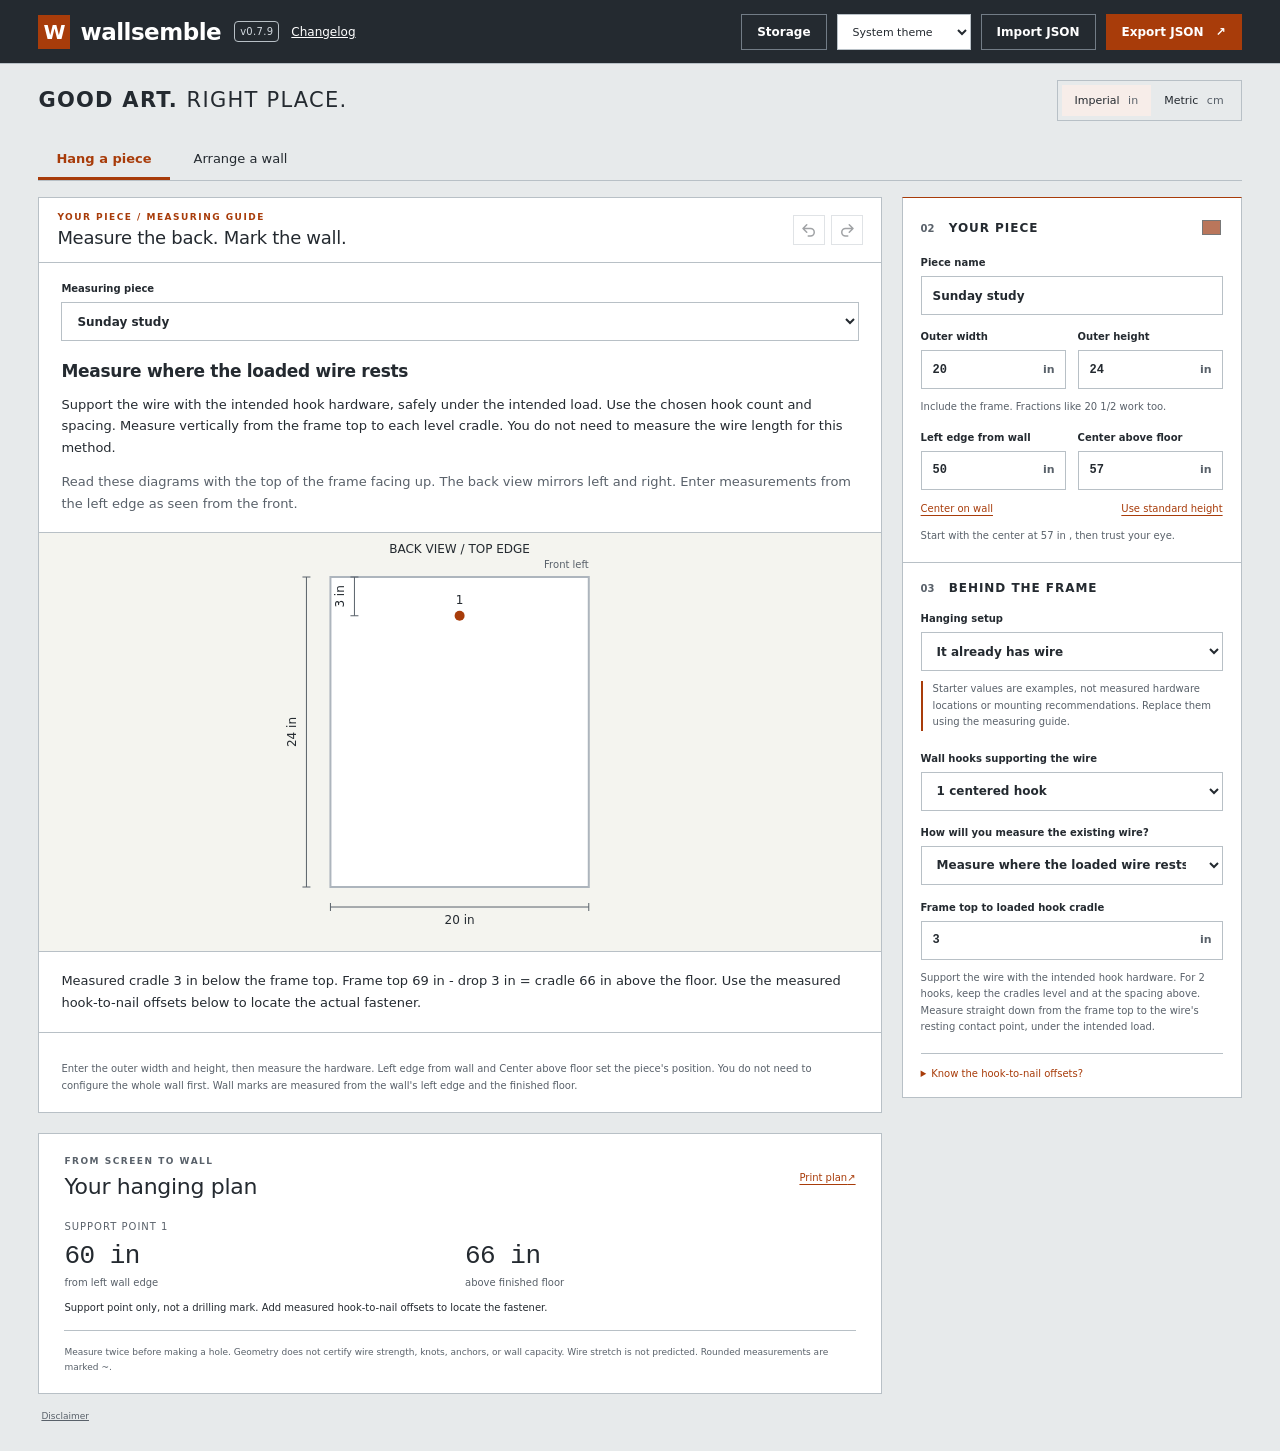
<file: index.html>
<!doctype html>
<html lang="en">
  <head>
    <meta charset="UTF-8">
    <meta name="viewport" content="width=device-width, initial-scale=1.0">
    <meta name="theme-color" content="#e7eaeb">
    <script>
    try {
      const preference = localStorage.getItem("wallsemble.theme") || "system";
      const dark =
        preference === "dark" ||
        (preference === "system" &&
          matchMedia("(prefers-color-scheme: dark)").matches);
      document.documentElement.dataset.theme = dark ? "dark" : "light";
    } catch {
      document.documentElement.dataset.theme = matchMedia(
        "(prefers-color-scheme: dark)",
      ).matches
        ? "dark"
        : "light";
    }
    </script>
    <meta
      name="description"
      content="A little planning for a wall that feels right. Calculate picture hanging points, explore placement, and keep your measurements on your device."
    >
    <title>Wallsemble - make room for your art</title>
    <link
      rel="icon"
      href="data:image/svg+xml,%3Csvg xmlns='http://www.w3.org/2000/svg' viewBox='0 0 32 32'%3E%3Crect width='32' height='32' fill='%23a83c0a'/%3E%3Cpath d='M7 9l4 15 5-11 5 11 4-15' fill='none' stroke='%23ffffff' stroke-width='2'/%3E%3C/svg%3E"
    >
    <script type="module" crossorigin src="./assets/app-B5nfK23E.js"></script>
    <link rel="modulepreload" crossorigin href="./assets/theme-BSIugD4u.js">
    <link rel="stylesheet" crossorigin href="./assets/theme-DJT2625J.css">
  </head>
  <body>
    <a class="skip-link" href="#workspace">Skip to workspace</a>
    <header class="topbar">
      <div class="brand-group">
        <a class="brand" href="./" aria-label="Wallsemble home">
          <span class="brand-mark" aria-hidden="true">W</span>wallsemble<span
            class="version"
          >
            v0.7.9
          </span>
        </a>
        <a
          class="release-link"
          href="./changelog.html"
          target="_blank"
          rel="noopener"
          title="Open changelog in a new tab"
          >Changelog</a
        >
      </div>
      <div class="top-actions">
        <button id="storage-button" class="button quiet" type="button">
          Storage
        </button>
        <select id="theme-picker" aria-label="Color theme">
          <option value="system">System theme</option>
          <option value="light">Light theme</option>
          <option value="dark">Dark theme</option>
        </select>
        <button id="import-button" class="button quiet" type="button">
          Import JSON
        </button>
        <input
          id="import-file"
          type="file"
          accept=".json,application/json"
          hidden
        >
        <button id="export-button" class="button dark" type="button">
          Export JSON<span aria-hidden="true">&#8599;</span>
        </button>
      </div>
    </header>

    <main id="workspace">
      <section class="intro" aria-labelledby="page-title">
        <div>
          <p class="eyebrow">A PLACE FOR YOUR PIECES</p>
          <h1 id="page-title">Good art. <em>Right place.</em></h1>
          <p class="intro-copy">
            Choose a position and calculate your hanging points.
          </p>
        </div>
        <fieldset class="unit-picker" aria-label="Measurement units">
          <button type="button" data-units="in" aria-pressed="true">
            Imperial <span>in</span>
          </button>
          <button type="button" data-units="cm" aria-pressed="false">
            Metric <span>cm</span>
          </button>
        </fieldset>
      </section>
      <p id="notice" class="notice" role="status" hidden></p>
      <p id="save-status" class="notice" role="status" hidden></p>
      <div class="workspace-tabs" role="tablist" aria-label="Planning views">
        <button
          id="workspace-hang"
          type="button"
          role="tab"
          aria-selected="true"
          aria-controls="hang-view"
        >
          Hang a piece
        </button>
        <button
          id="workspace-arrange"
          type="button"
          role="tab"
          aria-selected="false"
          aria-controls="arrange-view"
          tabindex="-1"
        >
          Arrange a wall
        </button>
      </div>
      <div class="workspace-grid">
        <aside class="controls" aria-label="Arrangement measurements">
          <div class="tool-tabs" role="tablist" aria-label="Workspace tools">
            <button
              id="tab-wall"
              role="tab"
              type="button"
              aria-controls="tool-wall"
              aria-selected="false"
              tabindex="-1"
            >
              Wall <kbd aria-hidden="true">1</kbd>
            </button>
            <button
              id="tab-arrange"
              role="tab"
              type="button"
              aria-controls="tool-arrange"
              aria-selected="true"
            >
              Arrange <kbd aria-hidden="true">2</kbd>
            </button>
            <button
              id="tab-install"
              role="tab"
              type="button"
              aria-controls="tool-install"
              aria-selected="false"
              tabindex="-1"
            >
              Install <kbd aria-hidden="true">3</kbd>
            </button>
          </div>
          <p id="tool-description" class="tool-description"></p>
          <fieldset class="mode-picker" aria-label="What are you hanging?">
            <button
              class="mode active"
              data-mode="single"
              type="button"
              aria-pressed="true"
            >
              <span class="mode-symbol" aria-hidden="true">&#9633;</span>
              A large piece
            </button>
            <button
              class="mode"
              data-mode="composition"
              type="button"
              aria-pressed="false"
            >
              <span class="mode-symbol" aria-hidden="true">&#9707;</span>
              Composition
            </button>
          </fieldset>
          <section
            id="layout-controls"
            class="control-section"
            aria-labelledby="layout-heading"
          >
            <div class="section-heading">
              <h2 id="layout-heading">Your arrangements</h2>
              <span id="piece-count" class="small-label"></span>
            </div>
            <label>Active layout<select id="layout-picker"></select></label>
            <details id="layout-options" class="arrangement-options">
              <summary>Layout options</summary>
              <label class="spaced"
                >Layout name<input
                  id="layout-name"
                  type="text"
                  maxlength="100"
                ></label
              >
              <div class="inline-actions">
                <button id="copy-layout" class="text-button" type="button">
                  Duplicate layout
                </button><button
                  id="delete-layout"
                  class="text-button"
                  type="button"
                >
                  Delete layout
                </button>
              </div>
            </details>
            <div id="composition-tools" hidden>
              <p class="small-label spaced">YOUR PICTURES</p>
              <p class="hint">
                Check pictures to move or arrange together. Click a name to
                edit.
              </p>
              <div id="piece-list" class="piece-list"></div>
              <div class="composition-actions">
                <button id="add-piece" class="button quiet" type="button">
                  Add piece
                </button><button
                  id="copy-piece"
                  class="button quiet"
                  type="button"
                >
                  Duplicate
                </button><button
                  id="delete-piece"
                  class="button quiet"
                  type="button"
                >
                  Delete selected
                </button>
              </div>
              <p id="selection-summary" class="hint" role="status"></p>
              <div class="inline-actions">
                <button id="select-all" class="text-button" type="button">
                  Select all
                </button><button
                  id="select-composition"
                  class="text-button"
                  type="button"
                >
                  Select group
                </button>
              </div>
              <fieldset id="selection-position" class="selection-position">
                <legend class="small-label">Move together</legend>
                <label
                  >Align with<select id="selection-reference">
                    <option value="wall">Wall insets</option>
                    <option id="selection-furniture-option" value="furniture">
                      Furniture (set in Wall)
                    </option>
                  </select></label
                >
                <div class="composition-actions">
                  <button
                    data-position-selection="left"
                    class="button quiet"
                    type="button"
                    aria-label="Align selection left"
                  >
                    Left
                  </button>
                  <button
                    data-position-selection="center"
                    class="button quiet"
                    type="button"
                    aria-label="Center selection"
                  >
                    Center
                  </button>
                  <button
                    data-position-selection="right"
                    class="button quiet"
                    type="button"
                    aria-label="Align selection right"
                  >
                    Right
                  </button>
                </div>
                <div>
                  <label class="inset-label"
                    >Selection center above floor<span
                      class="measure-input short"
                      ><input
                        id="selection-center-height"
                        aria-describedby="selection-height-help selection-position-status"
                        type="text"
                        inputmode="decimal"
                      ><span data-unit>in</span></span
                    ></label
                  >
                  <button
                    id="apply-selection-height"
                    class="button quiet spaced"
                    type="button"
                  >
                    Apply height
                  </button>
                </div>
                <p id="selection-height-help" class="hint">
                  Height is measured to the center of the whole selection.
                  Furniture alignment uses its clearance.
                </p>
              </fieldset>
              <p id="selection-position-help" class="hint"></p>
              <p id="selection-position-status" class="hint" role="status"></p>
              <p id="arrangement-scope" class="small-label spaced"></p>
              <label class="inset-label"
                >Template gap<span class="measure-input short"
                  ><input id="layout-gap" type="text" inputmode="decimal">
                  <span data-unit>in</span></span
                ></label
              >
              <fieldset
                class="preset-grid"
                aria-label="Layout presets"
                aria-describedby="arrangement-scope"
              >
                <button data-arrange="row" class="button quiet" type="button">
                  <svg viewBox="0 0 64 40" aria-hidden="true">
                    <path
                      d="M5 10h14v20H5z M25 10h14v20H25z M45 10h14v20H45z"
                    />
                  </svg
                  >Row
                </button>
                <button
                  data-arrange="column"
                  class="button quiet"
                  type="button"
                >
                  <svg viewBox="0 0 64 40" aria-hidden="true">
                    <path d="M23 2h18v9H23z M23 15h18v10H23z M23 29h18v9H23z" />
                  </svg
                  >Column
                </button>
                <button data-arrange="grid" class="button quiet" type="button">
                  <svg viewBox="0 0 64 40" aria-hidden="true">
                    <path
                      d="M12 3h16v14H12z M36 3h16v14H36z M12 23h16v14H12z M36 23h16v14H36z"
                    />
                  </svg
                  >Grid
                </button>
                <button
                  data-arrange="staggered"
                  class="button quiet"
                  type="button"
                >
                  <svg viewBox="0 0 64 40" aria-hidden="true">
                    <path
                      d="M4 3h16v14H4z M28 3h16v14H28z M16 23h16v14H16z M40 23h16v14H40z"
                    />
                  </svg
                  >Staggered
                </button>
                <button
                  data-arrange="staircase"
                  class="button quiet"
                  type="button"
                >
                  <svg viewBox="0 0 64 40" aria-hidden="true">
                    <path d="M5 22h14v16H5z M25 12h14v16H25z M45 2h14v16H45z" />
                  </svg
                  >Staircase
                </button>
                <button
                  id="randomize-layout"
                  class="button quiet"
                  type="button"
                >
                  <svg viewBox="0 0 64 40" aria-hidden="true">
                    <path
                      d="M5 8h14v22H5z M25 2h15v14H25z M25 22h15v16H25z M46 10h13v20H46z"
                    />
                  </svg
                  >Randomize all
                </button>
              </fieldset>
              <p class="hint">
                Try a layout without changing picture sizes. Randomize all uses
                every picture, even unchecked ones.
              </p>
              <p id="arrangement-status" class="hint" role="status"></p>
              <p id="alignment-scope" class="small-label spaced"></p>
              <fieldset
                class="composition-actions"
                aria-labelledby="alignment-scope"
              >
                <button data-arrange="top" class="button quiet" type="button">
                  Align tops
                </button><button
                  data-arrange="middle"
                  class="button quiet"
                  type="button"
                >
                  Align centers
                </button><button
                  data-arrange="distribute"
                  class="button quiet"
                  type="button"
                >
                  Equal gaps
                </button>
              </fieldset>
              <details id="group-options" class="arrangement-options">
                <summary>Save or edit a group</summary>
                <div class="inline-actions">
                  <button id="group-pieces" class="text-button" type="button">
                    Group selected
                  </button><button
                    id="ungroup-pieces"
                    class="text-button"
                    type="button"
                  >
                    Ungroup
                  </button>
                </div>
                <label id="group-name-label" class="spaced" hidden
                  >Group name<input
                    id="group-name"
                    type="text"
                    maxlength="100"
                  ></label
                >
                <p class="hint">
                  Save pictures as a group to select them together later.
                  Ungrouping keeps them in place.
                </p>
              </details>
              <label class="snap-toggle"
                ><input id="snap-toggle" type="checkbox">
                Snap while dragging
                <span id="snap-step" class="hint"></span></label
              >
              <p class="hint">
                Click a picture to select it; drag to move the selection.
                Shift-click adds or removes pictures. Select group brings a
                saved group back into your selection.
              </p>
            </div>
          </section>
          <form id="measurements" novalidate>
            <div id="hang-fields"></div>
            <div
              id="tool-wall"
              role="tabpanel"
              aria-labelledby="tab-wall"
              hidden
            ></div>
            <div
              id="tool-arrange"
              role="tabpanel"
              aria-labelledby="tab-arrange"
            ></div>
            <div
              id="tool-install"
              role="tabpanel"
              aria-labelledby="tab-install"
              hidden
            >
              <div id="install-fields"></div>
            </div>
            <section class="control-section" aria-labelledby="wall-heading">
              <div class="section-heading">
                <h2 id="wall-heading"><span>01</span> Your wall</h2>
                <span class="small-label">Shared by all layouts</span>
              </div>
              <p class="section-copy">Start with the space you have.</p>
              <div class="field-grid">
                <label>
                  Wall width
                  <span class="measure-input">
                    <input
                      id="wall-width"
                      data-path="wall.width"
                      inputmode="decimal"
                      type="text"
                    >
                    <span data-unit>in</span>
                  </span>
                </label>
                <label>
                  Wall height
                  <span class="measure-input">
                    <input
                      id="wall-height"
                      data-path="wall.height"
                      inputmode="decimal"
                      type="text"
                    >
                    <span data-unit>in</span>
                  </span>
                </label>
              </div>
              <label class="snap-toggle"
                ><input id="link-insets" type="checkbox" checked>
                Link wall insets <small>(uses left inset)</small></label
              >
              <label id="uniform-inset" class="inset-label">
                Inset on all sides
                <span class="measure-input short">
                  <input id="wall-padding" inputmode="decimal" type="text">
                  <span data-unit>in</span>
                </span>
              </label>
              <div
                id="individual-insets"
                class="field-grid inset-fields"
                hidden
              >
                <label
                  >Top inset<span class="measure-input"
                    ><input
                      id="inset-top"
                      data-path="wall.padding.top"
                      inputmode="decimal"
                      type="text"
                    ><span data-unit>in</span></span
                  ></label
                >
                <label
                  >Right inset<span class="measure-input"
                    ><input
                      id="inset-right"
                      data-path="wall.padding.right"
                      inputmode="decimal"
                      type="text"
                    ><span data-unit>in</span></span
                  ></label
                >
                <label
                  >Bottom inset<span class="measure-input"
                    ><input
                      id="inset-bottom"
                      data-path="wall.padding.bottom"
                      inputmode="decimal"
                      type="text"
                    ><span data-unit>in</span></span
                  ></label
                >
                <label
                  >Left inset<span class="measure-input"
                    ><input
                      id="inset-left"
                      data-path="wall.padding.left"
                      inputmode="decimal"
                      type="text"
                    ><span data-unit>in</span></span
                  ></label
                >
              </div>
              <p class="hint">
                The dashed line is a guide, not a boundary. Insets never move
                your pieces.
              </p>
            </section>

            <div id="piece-fields-home">
              <div id="piece-fields">
                <section
                  class="control-section"
                  aria-labelledby="piece-heading"
                >
                  <div class="section-heading">
                    <h2 id="piece-heading"><span>02</span> Your piece</h2>
                    <input
                      id="piece-color"
                      type="color"
                      aria-label="Piece color"
                    >
                  </div>
                  <label>
                    Piece name
                    <input id="piece-label" type="text" maxlength="100">
                  </label>
                  <div class="field-grid spaced">
                    <label>
                      Outer width
                      <span class="measure-input">
                        <input
                          id="piece-width"
                          data-path="piece.shape.width"
                          inputmode="decimal"
                          type="text"
                        >
                        <span data-unit>in</span>
                      </span>
                    </label>
                    <label>
                      Outer height
                      <span class="measure-input">
                        <input
                          id="piece-height"
                          data-path="piece.shape.height"
                          inputmode="decimal"
                          type="text"
                        >
                        <span data-unit>in</span>
                      </span>
                    </label>
                  </div>
                  <p class="hint">
                    Include the frame. Fractions like 20 1/2 work too.
                  </p>
                  <div class="field-grid spaced">
                    <label>
                      Left edge from wall
                      <span class="measure-input">
                        <input
                          id="piece-left"
                          data-path="piece.left"
                          inputmode="decimal"
                          type="text"
                        >
                        <span data-unit>in</span>
                      </span>
                    </label>
                    <label>
                      Center above floor
                      <span class="measure-input">
                        <input
                          id="piece-center"
                          data-path="piece.centerHeight"
                          inputmode="decimal"
                          type="text"
                        >
                        <span data-unit>in</span>
                      </span>
                    </label>
                  </div>
                  <div class="inline-actions">
                    <button id="center-piece" class="text-button" type="button">
                      Center on wall
                    </button>
                    <button id="reset-height" class="text-button" type="button">
                      Use standard height
                    </button>
                  </div>
                  <p class="hint">
                    Start with the center at
                    <span id="standard-height">57 in</span>
                    , then trust your eye.
                  </p>
                </section>

                <section
                  class="control-section"
                  aria-labelledby="hardware-heading"
                >
                  <div class="section-heading">
                    <h2 id="hardware-heading">
                      <span>03</span>
                      Behind the frame
                    </h2>
                  </div>
                  <label>
                    Hanging setup<select id="hanging-kind">
                      <option value="existing-wire">It already has wire</option>
                      <option value="direct-one">1 direct hanger</option>
                      <option value="direct-two">2 direct hangers</option>
                      <option value="new-wire">I'm adding wire or twine</option>
                    </select>
                  </label>
                  <p class="hint example-note">
                    Starter values are examples, not measured hardware locations
                    or mounting recommendations. Replace them using the
                    measuring guide.
                  </p>
                  <div id="wire-settings">
                    <label
                      >Wall hooks supporting the wire<select
                        id="wire-hook-count"
                      >
                        <option value="1">1 centered hook</option>
                        <option value="2">2 centered, level hooks</option>
                      </select></label
                    >
                    <label id="wire-spacing-field" class="spaced" hidden
                      >Distance between hook cradles<span class="measure-input"
                        ><input
                          id="wire-hook-spacing"
                          data-path="piece.hanging.wire.hookSpacing"
                          type="text"
                          inputmode="decimal"
                        ><span data-unit>in</span></span
                      ></label
                    >
                    <label id="wire-input-field" class="spaced"
                      >How will you measure the existing wire?<select
                        id="wire-input"
                      >
                        <option value="measured">
                          Measure where the loaded wire rests
                        </option>
                        <option value="length">
                          Calculate from its existing length
                        </option>
                      </select></label
                    >
                  </div>
                  <div data-setup="existing-wire" class="setup-fields">
                    <label>
                      Frame top to loaded hook cradle
                      <span class="measure-input">
                        <input
                          id="support-drop"
                          data-path="piece.hanging.supportDrop"
                          inputmode="decimal"
                          type="text"
                        >
                        <span data-unit>in</span>
                      </span>
                    </label>
                    <p class="hint">
                      Support the wire with the intended hook hardware. For 2
                      hooks, keep the cradles level and at the spacing above.
                      Measure straight down from the frame top to the wire's
                      resting contact point, under the intended load.
                    </p>
                  </div>
                  <div data-setup="direct" class="setup-fields" hidden>
                    <p class="hint">
                      Measure each resting point from the frame's top-left
                      corner, as seen from the front. Transfer measurements from
                      the back with care. Each setup keeps its own measurements.
                    </p>
                    <button
                      id="direct-example"
                      class="text-button"
                      type="button"
                    >
                      Use centered example
                    </button>
                    <p class="hint">
                      Replaces this setup's positions; Undo restores them.
                      Examples are not measured hardware locations. Use your
                      actual support measurements before installing.
                    </p>
                    <div class="field-grid">
                      <label>
                        Hanger 1 from left
                        <span class="measure-input">
                          <input
                            id="direct-1-x"
                            data-path="piece.hanging.direct.0.x"
                            inputmode="decimal"
                            type="text"
                          >
                          <span data-unit>in</span>
                        </span>
                      </label>
                      <label>
                        Hanger 1 below top
                        <span class="measure-input">
                          <input
                            id="direct-1-y"
                            data-path="piece.hanging.direct.0.y"
                            inputmode="decimal"
                            type="text"
                          >
                          <span data-unit>in</span>
                        </span>
                      </label>
                    </div>
                    <div id="second-hanger" class="field-grid spaced" hidden>
                      <label>
                        Hanger 2 from left
                        <span class="measure-input">
                          <input
                            id="direct-2-x"
                            data-path="piece.hanging.direct.1.x"
                            inputmode="decimal"
                            type="text"
                          >
                          <span data-unit>in</span>
                        </span>
                      </label>
                      <label>
                        Hanger 2 below top
                        <span class="measure-input">
                          <input
                            id="direct-2-y"
                            data-path="piece.hanging.direct.1.y"
                            inputmode="decimal"
                            type="text"
                          >
                          <span data-unit>in</span>
                        </span>
                      </label>
                    </div>
                  </div>
                  <div id="wire-geometry" class="setup-fields" hidden>
                    <p class="hint">
                      Measure the actual attachment contact points on the back
                      of the frame. This geometry assumes level attachments
                      centered on the frame and level hooks. For asymmetric
                      attachments, use the loaded-contact measurement instead.
                    </p>
                    <label id="wire-length-field" hidden
                      >C. Existing wire between attachments<span
                        class="measure-input"
                        ><input
                          id="wire-length"
                          data-path="piece.hanging.wire.length"
                          data-optional
                          type="text"
                          inputmode="decimal"
                          placeholder="Measure along the wire"
                        ><span data-unit>in</span></span
                      ><small
                        >Follow the wire between its attachment contact points.
                        Exclude wrapped or loose ends.</small
                      ></label
                    >
                    <label>
                      A. Distance between attachments
                      <span class="measure-input">
                        <input
                          id="wire-span"
                          data-path="piece.hanging.wire.span"
                          inputmode="decimal"
                          type="text"
                        >
                        <span data-unit>in</span>
                      </span>
                    </label>
                    <div class="field-grid spaced">
                      <label>
                        B. Attachments below frame top
                        <span class="measure-input">
                          <input
                            id="wire-attachment"
                            data-path="piece.hanging.wire.attachmentDrop"
                            inputmode="decimal"
                            type="text"
                          >
                          <span data-unit>in</span>
                        </span>
                      </label>
                      <label id="wire-target-field">
                        C. Hook cradle below frame top
                        <span class="measure-input">
                          <input
                            id="wire-support"
                            data-path="piece.hanging.wire.supportDrop"
                            inputmode="decimal"
                            type="text"
                          >
                          <span data-unit>in</span>
                        </span>
                      </label>
                    </div>
                    <label id="wire-target-control"
                      >Choose the wire's rise visually<input
                        id="wire-target-slider"
                        type="range"
                        min="0"
                        max="5"
                        step="0.0625"
                      ><small
                        >Move the orange control in the diagram or use this
                        slider. The attachment locations stay fixed. A shallower
                        wire angle increases forces; this is geometry, not a
                        strength recommendation.</small
                      ></label
                    >
                    <div id="wire-allowances">
                      <p class="small-label spaced">
                        EXTRA FOR FASTENING EACH END
                      </p>
                      <div class="field-grid">
                        <label>
                          Left allowance
                          <span class="measure-input">
                            <input
                              id="wire-left"
                              data-path="piece.hanging.wire.leftAllowance"
                              data-optional
                              inputmode="decimal"
                              type="text"
                              placeholder="Not set"
                            >
                            <span data-unit>in</span>
                          </span>
                        </label>
                        <label>
                          Right allowance
                          <span class="measure-input">
                            <input
                              id="wire-right"
                              data-path="piece.hanging.wire.rightAllowance"
                              data-optional
                              inputmode="decimal"
                              type="text"
                              placeholder="Not set"
                            >
                            <span data-unit>in</span>
                          </span>
                        </label>
                      </div>
                      <p class="hint">
                        Supply your own fastening allowances. No universal knot
                        or wrap allowance is assumed.
                      </p>
                    </div>
                    <label>
                      Actual taut support below top
                      <small class="optional">optional, after fitting</small>
                      <span class="measure-input">
                        <input
                          id="wire-measured"
                          data-path="piece.hanging.wire.measuredDrop"
                          data-optional
                          inputmode="decimal"
                          type="text"
                          placeholder="Use estimate"
                        >
                        <span data-unit>in</span>
                      </span>
                    </label>
                    <p class="hint">
                      Remeasure after fitting the wire. This replaces the
                      estimated offset in your wall marks.
                    </p>
                  </div>
                  <button
                    id="confirm-wire-measurement"
                    class="text-button spaced"
                    type="button"
                    hidden
                  >
                    Confirm loaded measurement for this hook configuration
                  </button>
                  <details class="hardware-offsets">
                    <summary>Know the hook-to-nail offsets?</summary>
                    <svg
                      class="hook-offset-guide"
                      role="img"
                      aria-label="Measure from the wire cradle to the actual wall fastener hole. Positive vertical offset is upwards."
                      viewBox="0 0 290 130"
                    >
                      <path
                        d="M65 20v58q0 17 20 17q15 0 15-15M52 25h26M65 12v26"
                        fill="none"
                        stroke="currentColor"
                        stroke-width="2"
                      />
                      <circle cx="85" cy="95" r="4" fill="currentColor" />
                      <path
                        d="M130 95V25m-4 5l4-5 4 5M123 95h14M123 25h14"
                        fill="none"
                        stroke="currentColor"
                      />
                      <text x="149" y="29">Nail / screw hole</text>
                      <text x="149" y="64">Measure upwards</text>
                      <text x="149" y="100">Wire / hanger cradle</text>
                    </svg>
                    <p class="hint">
                      Leave blank for support points only. Enter both offsets
                      for a nail/screw mark. Positive means right or up; zero is
                      a measured zero.
                    </p>
                    <div class="field-grid">
                      <label>
                        Fastener 1 right of support
                        <span class="measure-input">
                          <input
                            id="offset-1-x"
                            data-path="piece.hanging.offsets.0.x"
                            data-optional
                            inputmode="decimal"
                            type="text"
                            placeholder="Unknown"
                          >
                          <span data-unit>in</span>
                        </span>
                      </label>
                      <label>
                        Fastener 1 above support
                        <span class="measure-input">
                          <input
                            id="offset-1-y"
                            data-path="piece.hanging.offsets.0.y"
                            data-optional
                            inputmode="decimal"
                            type="text"
                            placeholder="Unknown"
                          >
                          <span data-unit>in</span>
                        </span>
                      </label>
                    </div>
                    <div id="second-offset" class="field-grid spaced" hidden>
                      <label>
                        Fastener 2 right of support
                        <span class="measure-input">
                          <input
                            id="offset-2-x"
                            data-path="piece.hanging.offsets.1.x"
                            data-optional
                            inputmode="decimal"
                            type="text"
                            placeholder="Unknown"
                          >
                          <span data-unit>in</span>
                        </span>
                      </label>
                      <label>
                        Fastener 2 above support
                        <span class="measure-input">
                          <input
                            id="offset-2-y"
                            data-path="piece.hanging.offsets.1.y"
                            data-optional
                            inputmode="decimal"
                            type="text"
                            placeholder="Unknown"
                          >
                          <span data-unit>in</span>
                        </span>
                      </label>
                    </div>
                  </details>
                </section>
              </div>
            </div>
          </form>
        </aside>

        <div class="preview-column">
          <section class="preview-card" aria-labelledby="preview-heading">
            <div class="preview-toolbar">
              <div>
                <p id="preview-context" class="eyebrow">
                  YOUR PIECE / MEASURING GUIDE
                </p>
                <h2 id="preview-heading">Your wall, your arrangement.</h2>
              </div>
              <div class="history-actions">
                <button
                  id="measure-piece-button"
                  class="button quiet"
                  type="button"
                >
                  Measure selected piece
                </button>
                <button
                  id="edit-piece-button"
                  class="button quiet"
                  type="button"
                >
                  Edit piece
                </button>
                <button
                  id="undo"
                  class="icon-button"
                  type="button"
                  aria-label="Undo"
                  title="Undo (Ctrl/Cmd+Z)"
                  disabled
                >
                  <svg viewBox="0 0 24 24" aria-hidden="true" focusable="false">
                    <path d="m9 5-5 5 5 5M4 10h10a5 5 0 0 1 0 10h-3" />
                  </svg>
                </button>
                <button
                  id="redo"
                  class="icon-button"
                  type="button"
                  aria-label="Redo"
                  title="Redo (Ctrl/Cmd+Shift+Z)"
                  disabled
                >
                  <svg viewBox="0 0 24 24" aria-hidden="true" focusable="false">
                    <path d="m15 5 5 5-5 5M20 10H10a5 5 0 0 0 0 10h3" />
                  </svg>
                </button>
              </div>
            </div>
            <section
              id="hang-view"
              role="tabpanel"
              aria-labelledby="workspace-hang"
              class="hang-view"
            >
              <div class="hanging-guide">
                <label
                  >Measuring piece<select
                    id="hang-piece-picker"
                  ></select></label
                >
                <h2 id="measuring-title">Start with your frame and hardware</h2>
                <p id="measuring-instructions"></p>
                <p class="hint">
                  Read these diagrams with the top of the frame facing up. The
                  back view mirrors left and right. Enter measurements from the
                  left edge as seen from the front.
                </p>
              </div>
              <svg
                id="hanging-canvas"
                class="hanging-canvas"
                aria-labelledby="hanging-title hanging-description"
              >
                <title id="hanging-title">Back-of-frame measuring guide</title>
                <desc id="hanging-description"></desc>
                <g id="hanging-drawing"></g>
              </svg>
              <p
                id="hanging-calculation"
                class="hanging-calculation"
                aria-live="polite"
              ></p>
              <p class="hint hanging-help">
                Enter the outer width and height, then measure the hardware.
                Left edge from wall and Center above floor set the piece's
                position. You do not need to configure the whole wall first.
                Wall marks are measured from the wall's left edge and the
                finished floor.
              </p>
            </section>
            <div
              id="arrange-view"
              role="tabpanel"
              aria-labelledby="workspace-arrange"
              hidden
            >
              <fieldset class="view-tools" aria-label="Canvas view controls">
                <button
                  id="zoom-out"
                  class="button quiet"
                  type="button"
                  aria-label="Zoom out"
                >
                  &#8722;
                </button>
                <output id="zoom-level" aria-label="Canvas zoom">100%</output>
                <button
                  id="zoom-in"
                  class="button quiet"
                  type="button"
                  aria-label="Zoom in"
                >
                  +
                </button>
                <button
                  id="fit-view"
                  class="button quiet"
                  type="button"
                  title="Fit wall (F)"
                >
                  Fit
                </button>
                <button
                  id="pan-view"
                  class="button quiet"
                  type="button"
                  aria-pressed="false"
                >
                  Pan
                </button>
                <button
                  id="dimension-toggle"
                  class="button quiet"
                  type="button"
                  aria-pressed="true"
                  title="Dimensions (D)"
                >
                  Dimensions
                </button>
                <button
                  id="shortcut-help"
                  class="button quiet"
                  type="button"
                  aria-label="Keyboard shortcuts"
                >
                  Shortcuts ?
                </button>
              </fieldset>
              <section
                class="placement-guidance"
                aria-label="Placement guidance"
              >
                <div class="context-toolbar">
                  <label
                    >Placement context<select id="placement-context">
                      <option value="empty">Empty wall</option>
                      <option value="furniture">Above furniture</option>
                    </select></label
                  >
                  <button
                    id="apply-placement"
                    class="button quiet"
                    type="button"
                  >
                    Apply placement
                  </button>
                </div>
                <p id="guidance-summary" class="hint" role="status"></p>
                <details id="furniture-settings" hidden>
                  <summary>Edit furniture measurements</summary>
                  <p class="hint">
                    Starter furniture values are examples. Replace them with
                    your measurements. Editing these fields never moves artwork.
                  </p>
                  <label
                    >Furniture name<input
                      id="furniture-label"
                      type="text"
                      maxlength="100"
                    ></label
                  >
                  <div class="field-grid furniture-fields">
                    <label
                      >Furniture width<span class="measure-input"
                        ><input
                          id="furniture-width"
                          data-path="context.furniture.width"
                          type="text"
                          inputmode="decimal"
                        ><span data-unit>in</span></span
                      ></label
                    >
                    <label
                      >Furniture top above floor<span class="measure-input"
                        ><input
                          id="furniture-height"
                          data-path="context.furniture.height"
                          type="text"
                          inputmode="decimal"
                        ><span data-unit>in</span></span
                      ></label
                    >
                    <label
                      >Furniture left from wall<span class="measure-input"
                        ><input
                          id="furniture-left"
                          data-path="context.furniture.left"
                          type="text"
                          inputmode="decimal"
                        ><span data-unit>in</span></span
                      ></label
                    >
                    <label
                      >Clearance above furniture<span class="measure-input"
                        ><input
                          id="furniture-clearance"
                          data-path="context.clearance"
                          type="text"
                          inputmode="decimal"
                        ><span data-unit>in</span></span
                      ></label
                    >
                  </div>
                </details>
                <p class="guidance-source hint">
                  Applies to the entire layout. Suggestions are starting points,
                  not rules.
                  <a
                    href="https://artandfound.co/framing-care/how-to-hang-art/"
                    target="_blank"
                    rel="noopener noreferrer"
                    >Guidance source</a
                  >
                </p>
              </section>
              <div class="wall-size"><span id="wall-dimensions"></span></div>
              <div class="canvas-container">
                <svg
                  id="wall-canvas"
                  aria-labelledby="canvas-title canvas-description"
                  viewBox="0 0 120 96"
                >
                  <title id="canvas-title">Your wall arrangement</title>
                  <desc id="canvas-description">
                    Click a picture to select it, drag to move it, or
                    double-click to edit beside it. Shift-click selects multiple
                    pictures. Arrow keys move the selection.
                  </desc>
                  <rect id="wall-background" fill="#e9e5db" />
                  <g id="wall-guides"></g>
                  <g id="furniture" pointer-events="none"></g>
                  <g id="frames"></g>
                  <g id="wall-marks" pointer-events="none"></g>
                  <g id="dimension-points" pointer-events="none"></g>
                  <g id="dimensions"></g>
                </svg>
              </div>
              <div class="canvas-footer">
                <span>
                  <span class="legend-dot"></span>
                  <span id="canvas-label">Sunday study</span>
                </span>
                <span>
                  Click to select / Drag to move / Double-click to edit
                </span>
              </div>
              <div class="height-note">
                <span id="placement-summary"></span>
                <span class="small-label"
                  >MEASURED FROM THE FINISHED FLOOR</span
                >
              </div>
            </div>
            <p id="print-context"></p>
          </section>

          <section
            id="feedback"
            class="feedback"
            aria-live="polite"
            hidden
          ></section>

          <section class="results-card" aria-labelledby="results-heading">
            <div class="results-heading">
              <div>
                <p class="eyebrow">FROM SCREEN TO WALL</p>
                <h2 id="results-heading">Your hanging plan</h2>
              </div>
              <button id="print-button" class="text-button" type="button">
                Print plan<span aria-hidden="true">&#8599;</span>
              </button>
            </div>
            <div class="results-grid">
              <div>
                <div id="marks" aria-live="polite"></div>
                <div id="wire-result" class="wire-result" hidden></div>
              </div>
              <figure class="hardware-figure">
                <svg
                  id="hardware-diagram"
                  role="img"
                  aria-label="Support points behind the frame, shown in front-view coordinates"
                  viewBox="-2 -2 24 28"
                ></svg>
                <figcaption>
                  Behind the frame<br>
                  <span>Coordinates use the front-view left edge.</span>
                </figcaption>
              </figure>
            </div>
            <p class="safety-note">
              Measure twice before making a hole. Geometry does not certify wire
              strength, knots, anchors, or wall capacity. Wire stretch is not
              predicted. Rounded measurements are marked ~.
            </p>
          </section>
          <footer class="workspace-footer">
            <a
              href="./disclaimer.html"
              target="_blank"
              rel="noopener"
              title="Open disclaimer in a new tab"
              >Disclaimer</a
            >
          </footer>
        </div>
      </div>
    </main>
    <dialog
      id="piece-editor"
      class="piece-editor"
      aria-labelledby="piece-editor-title"
    >
      <header class="piece-editor-header">
        <div>
          <p class="eyebrow">RIGHT HERE, NEXT TO YOUR PIECE</p>
          <h2 id="piece-editor-title">Edit picture</h2>
        </div>
        <form method="dialog">
          <button
            class="icon-button"
            type="submit"
            aria-label="Close piece editor"
          >
            &#215;
          </button>
        </form>
      </header>
      <p class="piece-editor-hint">
        Changes update the wall immediately. Press Escape to close this panel.
      </p>
      <div
        id="piece-editor-feedback"
        class="feedback"
        role="status"
        hidden
      ></div>
      <div id="piece-editor-fields"></div>
    </dialog>
    <dialog
      id="dimension-editor"
      class="dimension-editor"
      aria-labelledby="dimension-title"
    >
      <form id="dimension-form" novalidate>
        <h2 id="dimension-title">Edit dimension</h2>
        <label
          >Exact value <span id="dimension-unit"></span>
          <input
            id="dimension-value"
            type="text"
            inputmode="decimal"
            autocomplete="off"
          ></label
        >
        <p id="dimension-error" class="feedback error" role="alert" hidden></p>
        <p class="hint">
          Press Enter to apply or Escape to cancel. Position anchors stay fixed.
        </p>
        <div class="dimension-actions">
          <button class="button dark" type="submit">Apply dimension</button
          ><button id="dimension-cancel" class="button quiet" type="button">
            Cancel
          </button>
        </div>
      </form>
    </dialog>
    <dialog
      id="shortcuts-dialog"
      class="storage-dialog"
      aria-labelledby="shortcuts-title"
    >
      <header class="storage-heading">
        <h2 id="shortcuts-title">Keyboard shortcuts</h2>
        <form method="dialog">
          <button
            class="icon-button"
            type="submit"
            aria-label="Close keyboard shortcuts"
          >
            &#215;
          </button>
        </form>
      </header>
      <dl class="shortcut-list">
        <dt>1 / 2 / 3</dt>
        <dd>Wall / Arrange / Install tools</dd>
        <dt>D</dt>
        <dd>Show or hide dimensions</dd>
        <dt>F</dt>
        <dd>Fit the wall to the view</dd>
        <dt>Arrow keys</dt>
        <dd>Nudge a focused picture. Hold Shift for a larger step.</dd>
        <dt>Option/Alt + drag</dt>
        <dd>
          First movement chooses horizontal or vertical. The other position
          stays fixed for that drag. Shift+click still selects multiple
          pictures.
        </dd>
        <dt>Cmd/Ctrl + A</dt>
        <dd>
          Select all pictures in the active layout when the canvas has focus.
        </dd>
        <dt>Cmd/Ctrl + Z</dt>
        <dd>Undo. Add Shift to redo.</dd>
        <dt>?</dt>
        <dd>Open this help</dd>
      </dl>
      <p>
        Click a dimension to edit its exact value. Drag empty canvas to pan, or
        enable Pan to drag anywhere. Ctrl/Cmd + wheel zooms around the pointer.
        On touchscreens, use the zoom buttons and Pan.
      </p>
      <p>
        Shortcuts do not intercept typing or modal controls. Zoom, pan and tool
        selection change only this view, never exported measurements.
      </p>
    </dialog>
    <dialog
      id="storage-dialog"
      class="storage-dialog"
      aria-labelledby="storage-title"
    >
      <header class="storage-heading">
        <h2 id="storage-title">Manage browser storage</h2>
        <form method="dialog">
          <button
            class="icon-button"
            type="submit"
            aria-label="Close storage settings"
          >
            &#215;
          </button>
        </form>
      </header>
      <p>
        Choose which Wallsemble data to clear. Export JSON first if you want to
        keep a backup.
      </p>
      <label class="storage-choice"
        ><input id="clear-local" type="checkbox">
        <span
          >Local storage<small
            >Saved arrangements and theme preference. Also resets the open
            layout so old data is not saved back.</small
          ></span
        ></label
      >
      <label class="storage-choice"
        ><input id="clear-session" type="checkbox">
        <span
          >Session storage<small
            >Wallsemble session keys in this tab and in-memory undo/redo
            history. Saved layouts stay unless local storage is also
            selected.</small
          ></span
        ></label
      >
      <p class="hint">
        Only keys beginning with wallsemble. are removed. Other apps sharing
        this origin are untouched. No project data is currently persisted in
        session storage.
      </p>
      <div class="storage-actions">
        <button id="clear-storage" class="button dark" type="button" disabled>
          Clear selected data
        </button>
      </div>
    </dialog>
  </body>
</html>
</file>
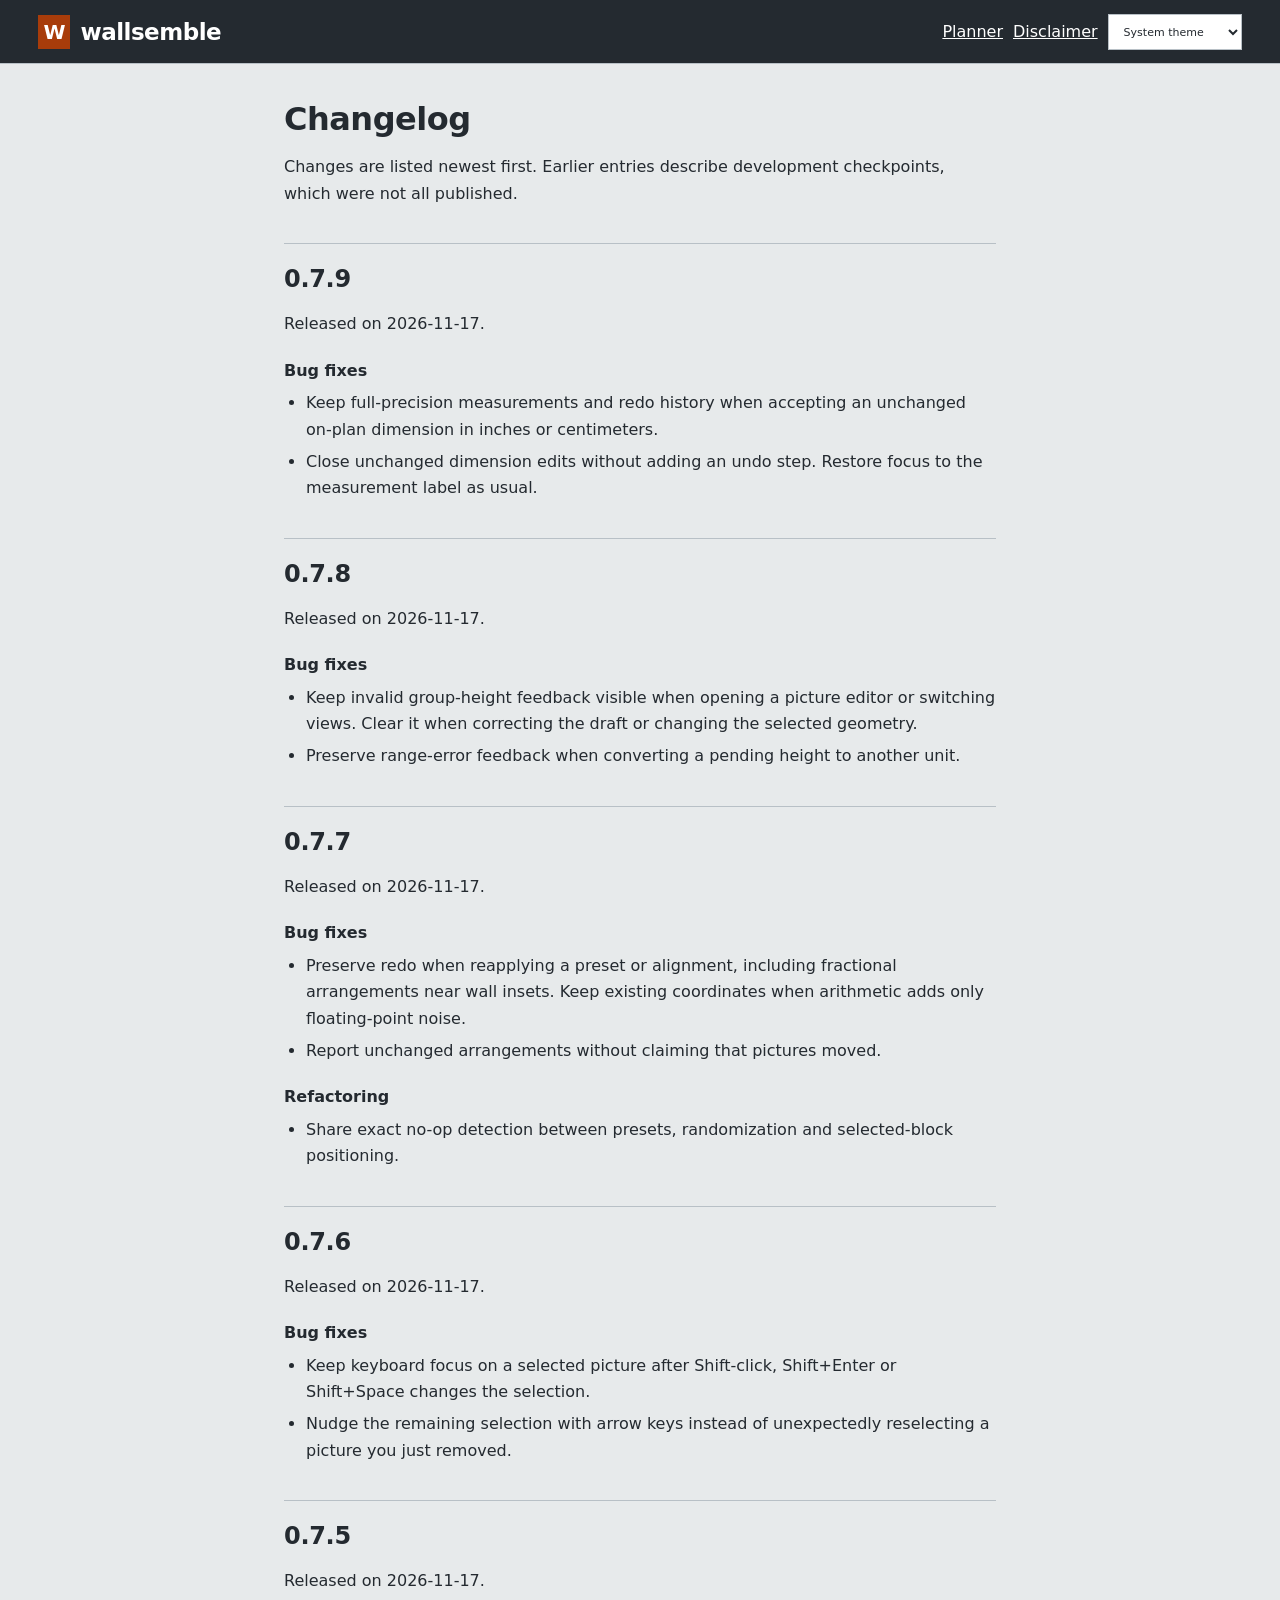
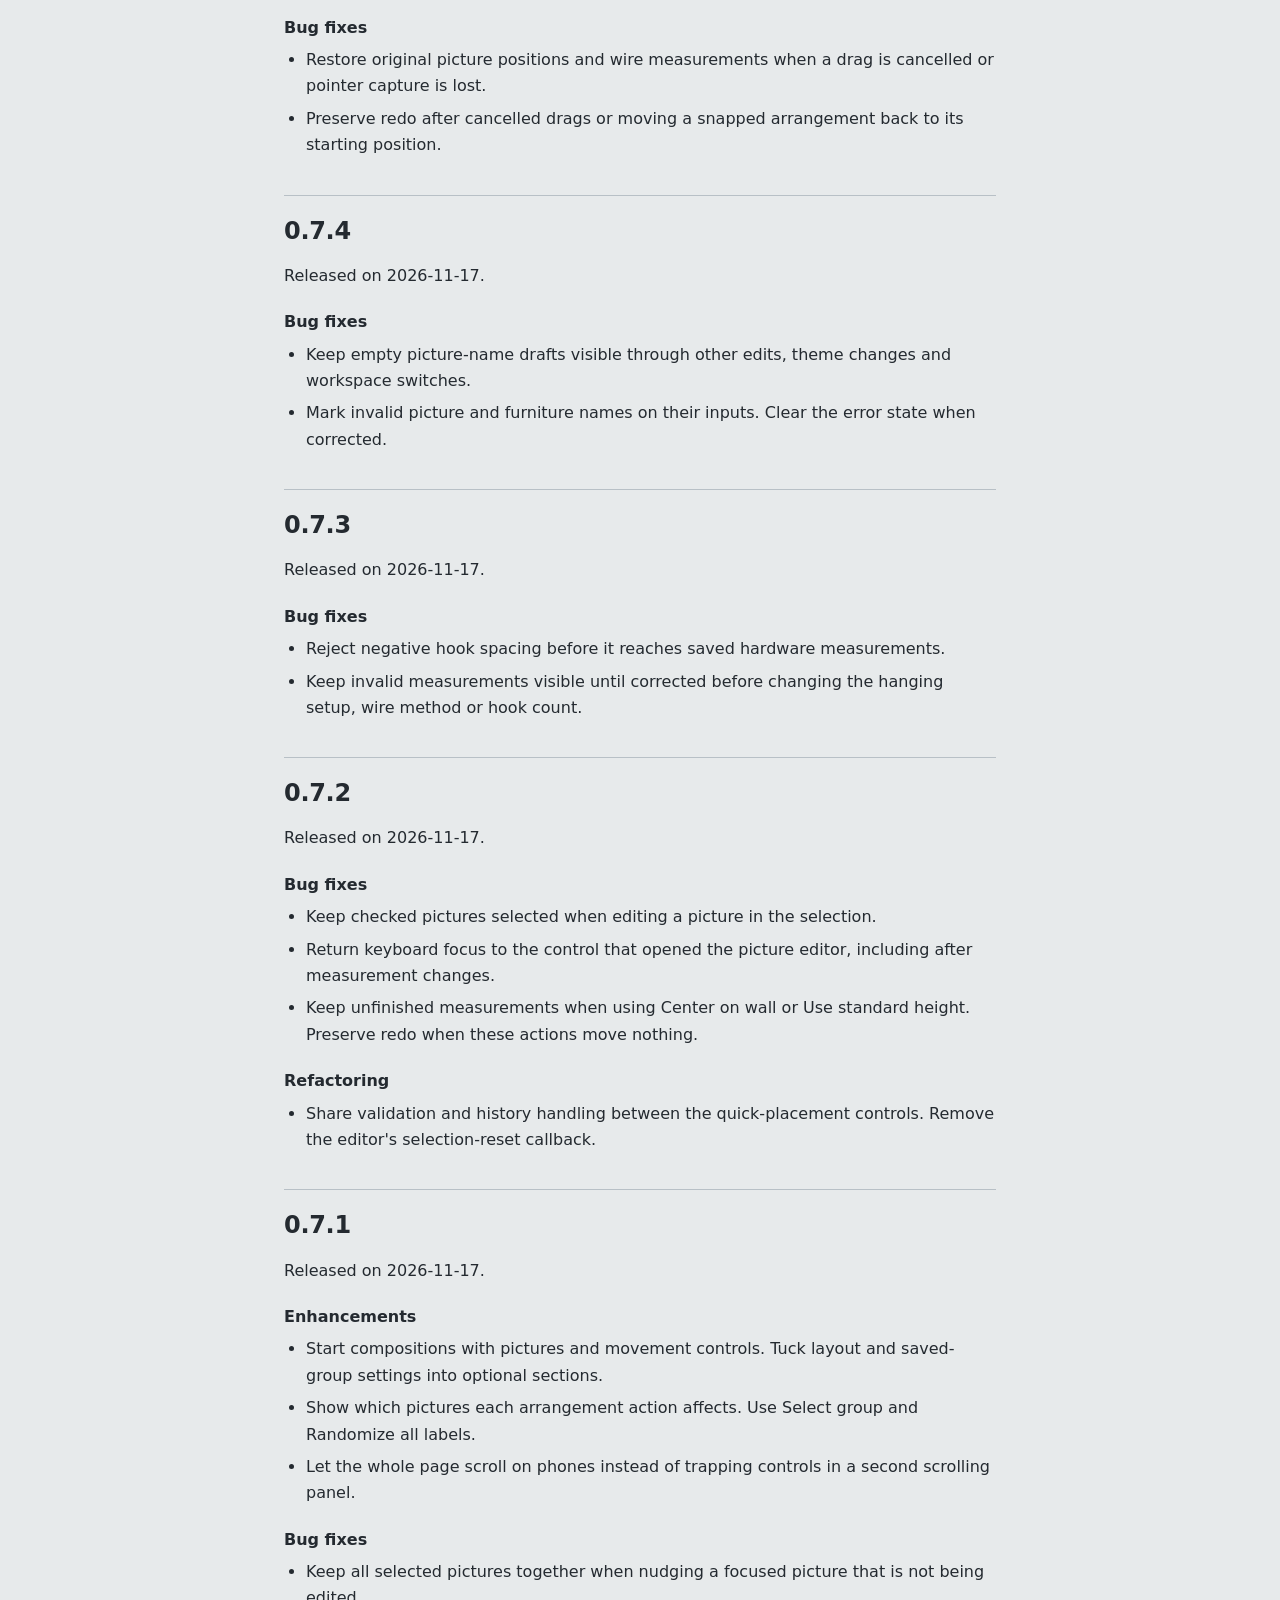
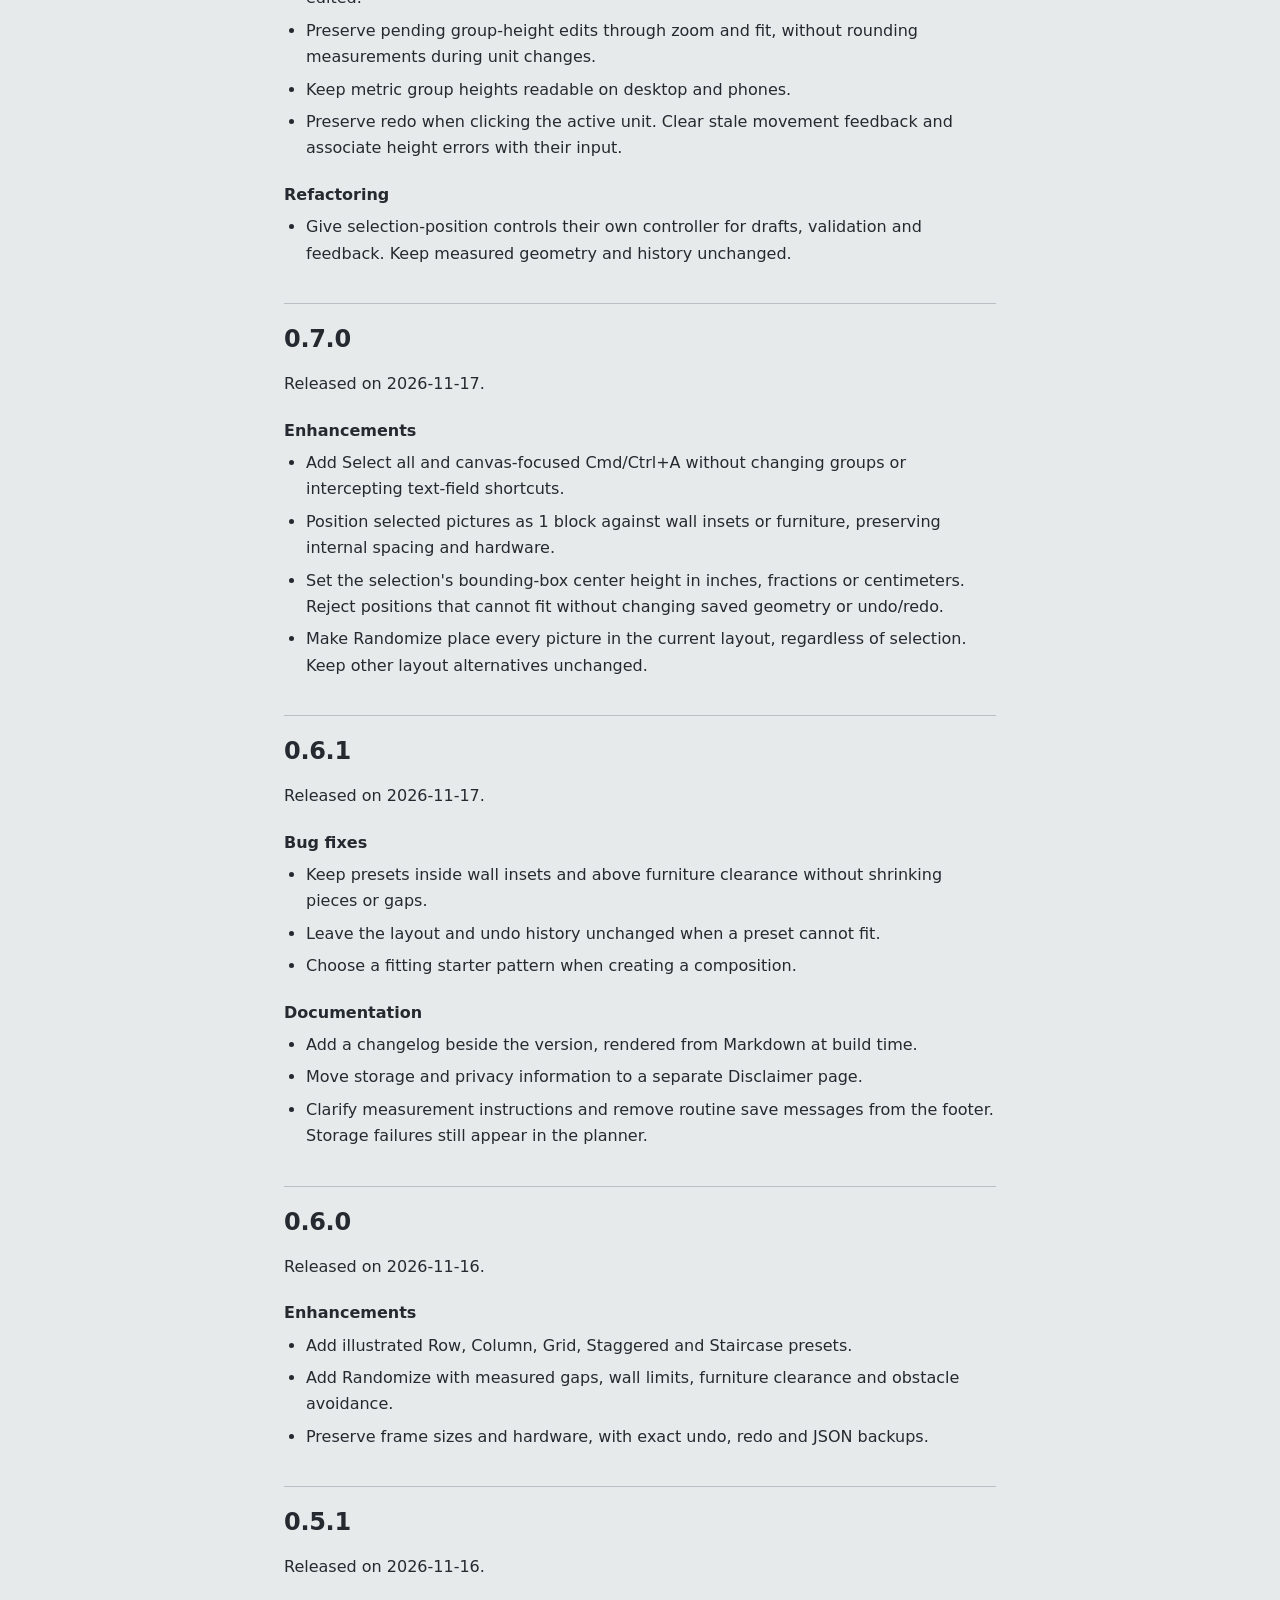
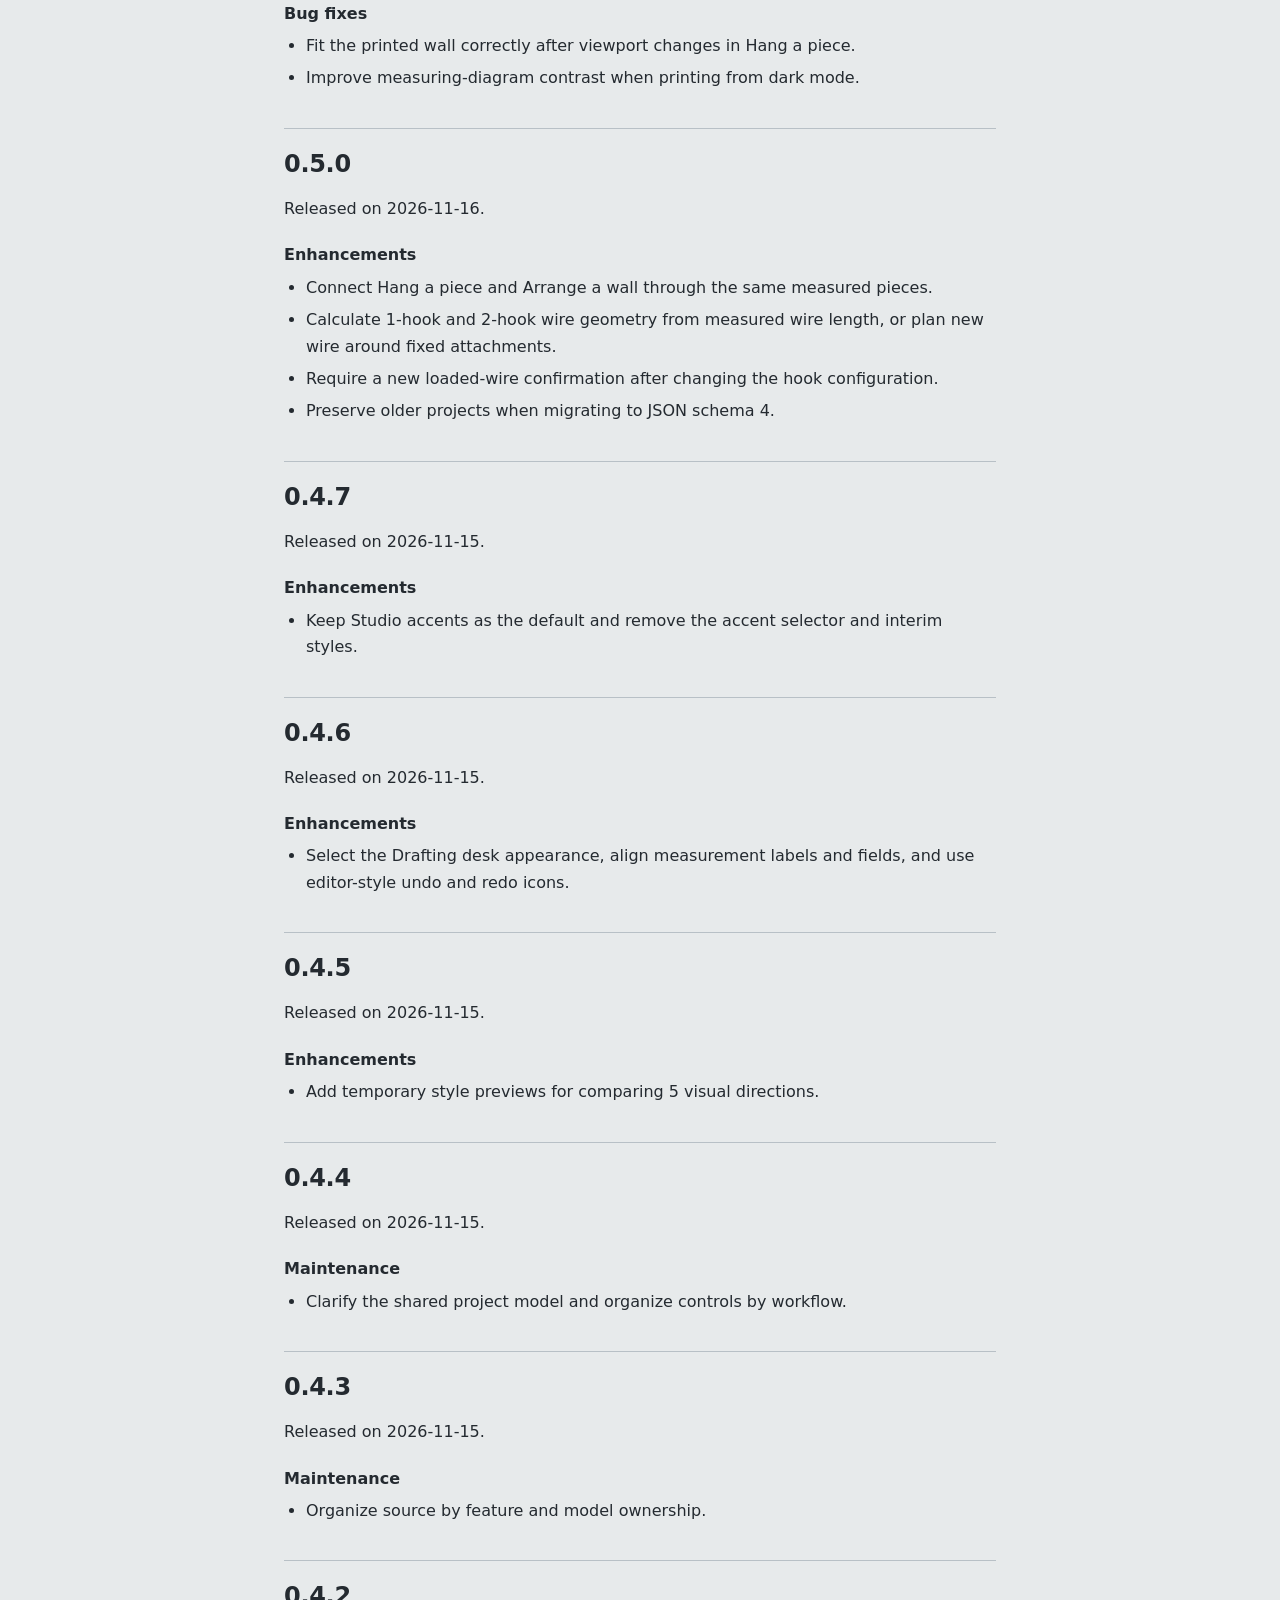
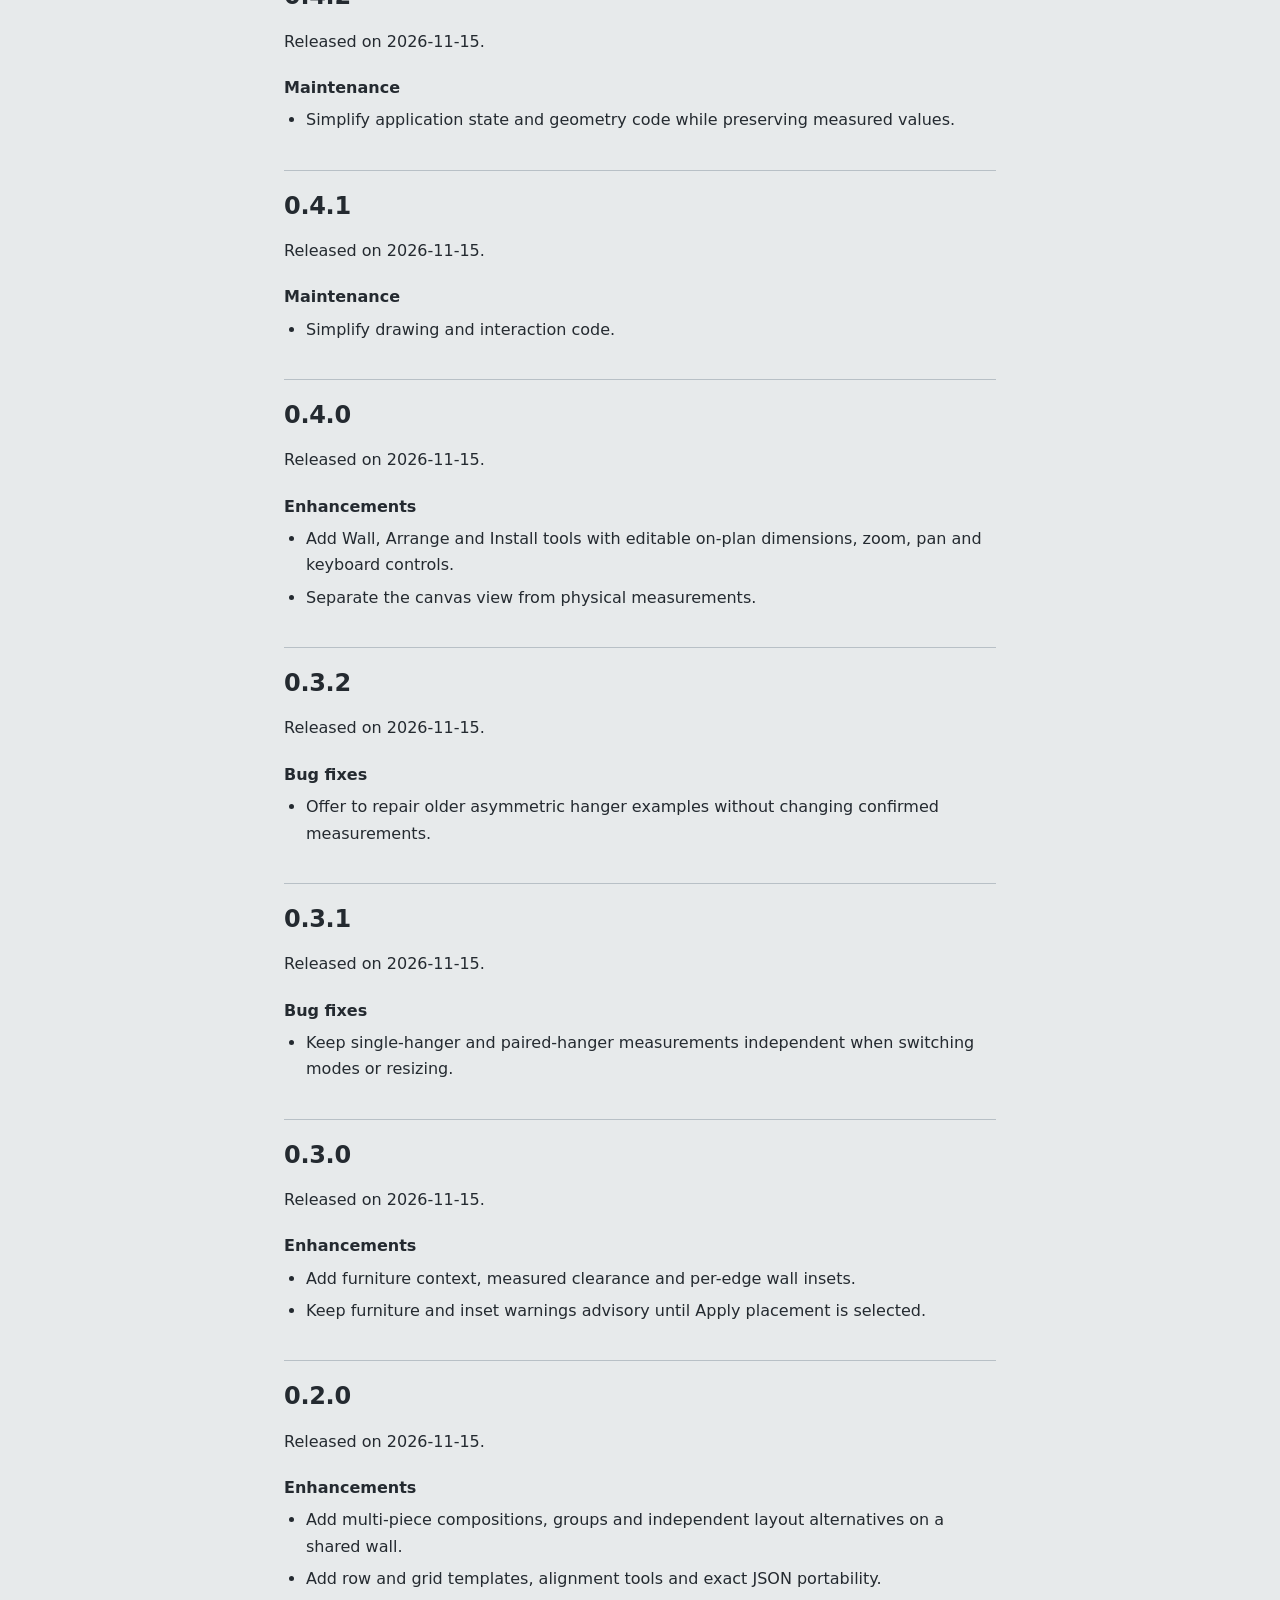
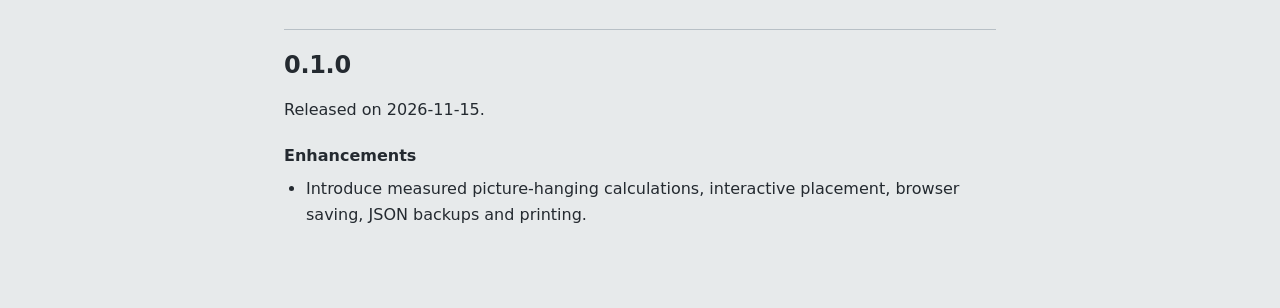
<file: changelog.html>
<!doctype html>
<html lang="en">
  <head>
    <meta charset="UTF-8">
    <meta name="viewport" content="width=device-width, initial-scale=1.0">
    <meta name="theme-color" content="#e7eaeb">
    <meta
      name="description"
      content="Changes and fixes in each Wallsemble version."
    >
    <title>Changelog - Wallsemble</title>
    <script type="module" crossorigin src="./assets/theme-BSIugD4u.js"></script>
    <link rel="stylesheet" crossorigin href="./assets/theme-DJT2625J.css">
  </head>
  <body class="document-page">
    <a class="skip-link" href="#content">Skip to changelog</a>
    <header class="topbar">
      <a class="brand" href="./" aria-label="Wallsemble home"
        ><span class="brand-mark" aria-hidden="true">W</span>wallsemble</a
      >
      <nav class="top-actions" aria-label="Page navigation">
        <a href="./">Planner</a><a href="./disclaimer.html">Disclaimer</a>
        <select id="theme-picker" aria-label="Color theme">
          <option value="system">System theme</option>
          <option value="light">Light theme</option>
          <option value="dark">Dark theme</option>
        </select>
      </nav>
    </header>
    <main id="content" class="document-content"><h1>Changelog</h1>
<p>Changes are listed newest first. Earlier entries describe development checkpoints,
which were not all published.</p>
<h2>0.7.9</h2>
<p>Released on 2026-11-17.</p>
<h3>Bug fixes</h3>
<ul>
<li>Keep full-precision measurements and redo history when accepting an unchanged on-plan dimension in inches or centimeters.</li>
<li>Close unchanged dimension edits without adding an undo step. Restore focus to the measurement label as usual.</li>
</ul>
<h2>0.7.8</h2>
<p>Released on 2026-11-17.</p>
<h3>Bug fixes</h3>
<ul>
<li>Keep invalid group-height feedback visible when opening a picture editor or switching views. Clear it when correcting the draft or changing the selected geometry.</li>
<li>Preserve range-error feedback when converting a pending height to another unit.</li>
</ul>
<h2>0.7.7</h2>
<p>Released on 2026-11-17.</p>
<h3>Bug fixes</h3>
<ul>
<li>Preserve redo when reapplying a preset or alignment, including fractional arrangements near wall insets. Keep existing coordinates when arithmetic adds only floating-point noise.</li>
<li>Report unchanged arrangements without claiming that pictures moved.</li>
</ul>
<h3>Refactoring</h3>
<ul>
<li>Share exact no-op detection between presets, randomization and selected-block positioning.</li>
</ul>
<h2>0.7.6</h2>
<p>Released on 2026-11-17.</p>
<h3>Bug fixes</h3>
<ul>
<li>Keep keyboard focus on a selected picture after Shift-click, Shift+Enter or Shift+Space changes the selection.</li>
<li>Nudge the remaining selection with arrow keys instead of unexpectedly reselecting a picture you just removed.</li>
</ul>
<h2>0.7.5</h2>
<p>Released on 2026-11-17.</p>
<h3>Bug fixes</h3>
<ul>
<li>Restore original picture positions and wire measurements when a drag is cancelled or pointer capture is lost.</li>
<li>Preserve redo after cancelled drags or moving a snapped arrangement back to its starting position.</li>
</ul>
<h2>0.7.4</h2>
<p>Released on 2026-11-17.</p>
<h3>Bug fixes</h3>
<ul>
<li>Keep empty picture-name drafts visible through other edits, theme changes and workspace switches.</li>
<li>Mark invalid picture and furniture names on their inputs. Clear the error state when corrected.</li>
</ul>
<h2>0.7.3</h2>
<p>Released on 2026-11-17.</p>
<h3>Bug fixes</h3>
<ul>
<li>Reject negative hook spacing before it reaches saved hardware measurements.</li>
<li>Keep invalid measurements visible until corrected before changing the hanging setup, wire method or hook count.</li>
</ul>
<h2>0.7.2</h2>
<p>Released on 2026-11-17.</p>
<h3>Bug fixes</h3>
<ul>
<li>Keep checked pictures selected when editing a picture in the selection.</li>
<li>Return keyboard focus to the control that opened the picture editor, including after measurement changes.</li>
<li>Keep unfinished measurements when using Center on wall or Use standard height. Preserve redo when these actions move nothing.</li>
</ul>
<h3>Refactoring</h3>
<ul>
<li>Share validation and history handling between the quick-placement controls. Remove the editor&#39;s selection-reset callback.</li>
</ul>
<h2>0.7.1</h2>
<p>Released on 2026-11-17.</p>
<h3>Enhancements</h3>
<ul>
<li>Start compositions with pictures and movement controls. Tuck layout and saved-group settings into optional sections.</li>
<li>Show which pictures each arrangement action affects. Use Select group and Randomize all labels.</li>
<li>Let the whole page scroll on phones instead of trapping controls in a second scrolling panel.</li>
</ul>
<h3>Bug fixes</h3>
<ul>
<li>Keep all selected pictures together when nudging a focused picture that is not being edited.</li>
<li>Preserve pending group-height edits through zoom and fit, without rounding measurements during unit changes.</li>
<li>Keep metric group heights readable on desktop and phones.</li>
<li>Preserve redo when clicking the active unit. Clear stale movement feedback and associate height errors with their input.</li>
</ul>
<h3>Refactoring</h3>
<ul>
<li>Give selection-position controls their own controller for drafts, validation and feedback. Keep measured geometry and history unchanged.</li>
</ul>
<h2>0.7.0</h2>
<p>Released on 2026-11-17.</p>
<h3>Enhancements</h3>
<ul>
<li>Add Select all and canvas-focused Cmd/Ctrl+A without changing groups or intercepting text-field shortcuts.</li>
<li>Position selected pictures as 1 block against wall insets or furniture, preserving internal spacing and hardware.</li>
<li>Set the selection&#39;s bounding-box center height in inches, fractions or centimeters. Reject positions that cannot fit without changing saved geometry or undo/redo.</li>
<li>Make Randomize place every picture in the current layout, regardless of selection. Keep other layout alternatives unchanged.</li>
</ul>
<h2>0.6.1</h2>
<p>Released on 2026-11-17.</p>
<h3>Bug fixes</h3>
<ul>
<li>Keep presets inside wall insets and above furniture clearance without shrinking pieces or gaps.</li>
<li>Leave the layout and undo history unchanged when a preset cannot fit.</li>
<li>Choose a fitting starter pattern when creating a composition.</li>
</ul>
<h3>Documentation</h3>
<ul>
<li>Add a changelog beside the version, rendered from Markdown at build time.</li>
<li>Move storage and privacy information to a separate Disclaimer page.</li>
<li>Clarify measurement instructions and remove routine save messages from the footer. Storage failures still appear in the planner.</li>
</ul>
<h2>0.6.0</h2>
<p>Released on 2026-11-16.</p>
<h3>Enhancements</h3>
<ul>
<li>Add illustrated Row, Column, Grid, Staggered and Staircase presets.</li>
<li>Add Randomize with measured gaps, wall limits, furniture clearance and obstacle avoidance.</li>
<li>Preserve frame sizes and hardware, with exact undo, redo and JSON backups.</li>
</ul>
<h2>0.5.1</h2>
<p>Released on 2026-11-16.</p>
<h3>Bug fixes</h3>
<ul>
<li>Fit the printed wall correctly after viewport changes in Hang a piece.</li>
<li>Improve measuring-diagram contrast when printing from dark mode.</li>
</ul>
<h2>0.5.0</h2>
<p>Released on 2026-11-16.</p>
<h3>Enhancements</h3>
<ul>
<li>Connect Hang a piece and Arrange a wall through the same measured pieces.</li>
<li>Calculate 1-hook and 2-hook wire geometry from measured wire length, or plan new wire around fixed attachments.</li>
<li>Require a new loaded-wire confirmation after changing the hook configuration.</li>
<li>Preserve older projects when migrating to JSON schema 4.</li>
</ul>
<h2>0.4.7</h2>
<p>Released on 2026-11-15.</p>
<h3>Enhancements</h3>
<ul>
<li>Keep Studio accents as the default and remove the accent selector and interim styles.</li>
</ul>
<h2>0.4.6</h2>
<p>Released on 2026-11-15.</p>
<h3>Enhancements</h3>
<ul>
<li>Select the Drafting desk appearance, align measurement labels and fields, and use editor-style undo and redo icons.</li>
</ul>
<h2>0.4.5</h2>
<p>Released on 2026-11-15.</p>
<h3>Enhancements</h3>
<ul>
<li>Add temporary style previews for comparing 5 visual directions.</li>
</ul>
<h2>0.4.4</h2>
<p>Released on 2026-11-15.</p>
<h3>Maintenance</h3>
<ul>
<li>Clarify the shared project model and organize controls by workflow.</li>
</ul>
<h2>0.4.3</h2>
<p>Released on 2026-11-15.</p>
<h3>Maintenance</h3>
<ul>
<li>Organize source by feature and model ownership.</li>
</ul>
<h2>0.4.2</h2>
<p>Released on 2026-11-15.</p>
<h3>Maintenance</h3>
<ul>
<li>Simplify application state and geometry code while preserving measured values.</li>
</ul>
<h2>0.4.1</h2>
<p>Released on 2026-11-15.</p>
<h3>Maintenance</h3>
<ul>
<li>Simplify drawing and interaction code.</li>
</ul>
<h2>0.4.0</h2>
<p>Released on 2026-11-15.</p>
<h3>Enhancements</h3>
<ul>
<li>Add Wall, Arrange and Install tools with editable on-plan dimensions, zoom, pan and keyboard controls.</li>
<li>Separate the canvas view from physical measurements.</li>
</ul>
<h2>0.3.2</h2>
<p>Released on 2026-11-15.</p>
<h3>Bug fixes</h3>
<ul>
<li>Offer to repair older asymmetric hanger examples without changing confirmed measurements.</li>
</ul>
<h2>0.3.1</h2>
<p>Released on 2026-11-15.</p>
<h3>Bug fixes</h3>
<ul>
<li>Keep single-hanger and paired-hanger measurements independent when switching modes or resizing.</li>
</ul>
<h2>0.3.0</h2>
<p>Released on 2026-11-15.</p>
<h3>Enhancements</h3>
<ul>
<li>Add furniture context, measured clearance and per-edge wall insets.</li>
<li>Keep furniture and inset warnings advisory until Apply placement is selected.</li>
</ul>
<h2>0.2.0</h2>
<p>Released on 2026-11-15.</p>
<h3>Enhancements</h3>
<ul>
<li>Add multi-piece compositions, groups and independent layout alternatives on a shared wall.</li>
<li>Add row and grid templates, alignment tools and exact JSON portability.</li>
</ul>
<h2>0.1.0</h2>
<p>Released on 2026-11-15.</p>
<h3>Enhancements</h3>
<ul>
<li>Introduce measured picture-hanging calculations, interactive placement, browser saving, JSON backups and printing.</li>
</ul>
</main>
  </body>
</html>
</file>
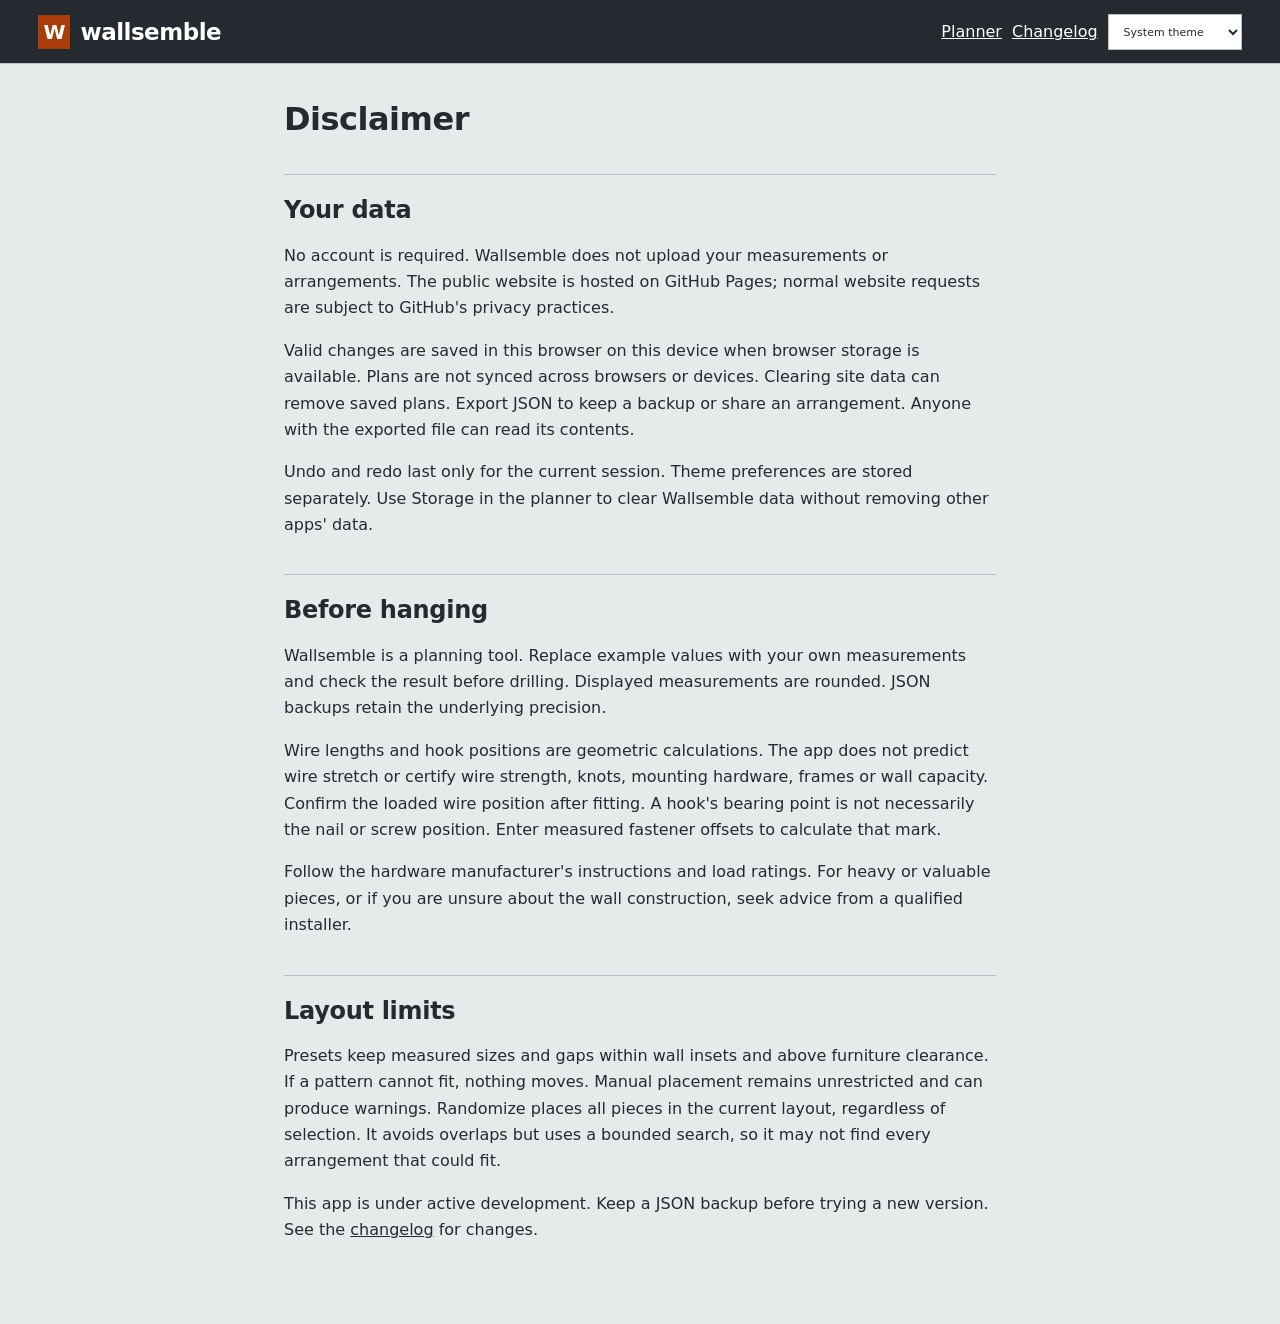
<file: disclaimer.html>
<!doctype html>
<html lang="en">
  <head>
    <meta charset="UTF-8">
    <meta name="viewport" content="width=device-width, initial-scale=1.0">
    <meta name="theme-color" content="#e7eaeb">
    <meta
      name="description"
      content="How Wallsemble stores your plans and what to check before hanging artwork."
    >
    <title>Disclaimer - Wallsemble</title>
    <script type="module" crossorigin src="./assets/theme-BSIugD4u.js"></script>
    <link rel="stylesheet" crossorigin href="./assets/theme-DJT2625J.css">
  </head>
  <body class="document-page">
    <a class="skip-link" href="#content">Skip to disclaimer</a>
    <header class="topbar">
      <a class="brand" href="./" aria-label="Wallsemble home"
        ><span class="brand-mark" aria-hidden="true">W</span>wallsemble</a
      >
      <nav class="top-actions" aria-label="Page navigation">
        <a href="./">Planner</a><a href="./changelog.html">Changelog</a>
        <select id="theme-picker" aria-label="Color theme">
          <option value="system">System theme</option>
          <option value="light">Light theme</option>
          <option value="dark">Dark theme</option>
        </select>
      </nav>
    </header>
    <main id="content" class="document-content">
      <h1>Disclaimer</h1>
      <h2>Your data</h2>
      <p>
        No account is required. Wallsemble does not upload your measurements or
        arrangements. The public website is hosted on GitHub Pages; normal
        website requests are subject to GitHub's privacy practices.
      </p>
      <p>
        Valid changes are saved in this browser on this device when browser
        storage is available. Plans are not synced across browsers or devices.
        Clearing site data can remove saved plans. Export JSON to keep a backup
        or share an arrangement. Anyone with the exported file can read its
        contents.
      </p>
      <p>
        Undo and redo last only for the current session. Theme preferences are
        stored separately. Use Storage in the planner to clear Wallsemble data
        without removing other apps' data.
      </p>
      <h2>Before hanging</h2>
      <p>
        Wallsemble is a planning tool. Replace example values with your own
        measurements and check the result before drilling. Displayed
        measurements are rounded. JSON backups retain the underlying precision.
      </p>
      <p>
        Wire lengths and hook positions are geometric calculations. The app does
        not predict wire stretch or certify wire strength, knots, mounting
        hardware, frames or wall capacity. Confirm the loaded wire position
        after fitting. A hook's bearing point is not necessarily the nail or
        screw position. Enter measured fastener offsets to calculate that mark.
      </p>
      <p>
        Follow the hardware manufacturer's instructions and load ratings. For
        heavy or valuable pieces, or if you are unsure about the wall
        construction, seek advice from a qualified installer.
      </p>
      <h2>Layout limits</h2>
      <p>
        Presets keep measured sizes and gaps within wall insets and above
        furniture clearance. If a pattern cannot fit, nothing moves. Manual
        placement remains unrestricted and can produce warnings. Randomize
        places all pieces in the current layout, regardless of selection. It
        avoids overlaps but uses a bounded search, so it may not find every
        arrangement that could fit.
      </p>
      <p>
        This app is under active development. Keep a JSON backup before trying a
        new version. See the <a href="./changelog.html">changelog</a> for
        changes.
      </p>
    </main>
  </body>
</html>
</file>
<file: assets/theme-DJT2625J.css>
:root{color:var(--ink);background:var(--background);font-synthesis:none;--green:#2d5149;--muted:#73796e;--line:#e2e3da;--paper:#fffefa;--background:#f6f5f0;--ink:#273e37;--wall:#e9e5db;--wall-line:#d3cebf;--selection:#426e64;--lightningcss-light:initial;--lightningcss-dark: ;color-scheme:light;font-family:Avenir Next,Avenir,Segoe UI,sans-serif}:root[data-theme=dark]{--background:#1c2421;--ink:#e0e8df;--green:#83b3a4;--muted:#a3ad9f;--line:#3c473e;--paper:#252f29;--wall:#343d36;--wall-line:#566052;--selection:#99cabc;--lightningcss-light: ;--lightningcss-dark:initial;color-scheme:dark}*{box-sizing:border-box}.hanging-canvas text{fill:var(--ink);font:12px system-ui,sans-serif}.hook-offset-guide text{fill:currentColor;font:12px system-ui,sans-serif}body{margin:0}button,input,select{font:inherit}button,a,input,select,summary{-webkit-tap-highlight-color:transparent}button,summary{cursor:pointer}button:disabled{cursor:not-allowed;opacity:.43}button{color:inherit}button,input,select{border-radius:7px}a{color:inherit}:focus-visible{outline-offset:3px;outline:3px solid #6f9c8b}:root [hidden]{display:none}.skip-link{z-index:3;background:#fff;padding:12px;position:absolute;top:-60px}.skip-link:focus{top:10px}.topbar{border-bottom:1px solid var(--line);justify-content:space-between;align-items:center;gap:20px;min-height:64px;padding:12px 3%;display:flex}.brand{letter-spacing:-1px;align-items:center;gap:10px;font-size:23px;font-weight:650;text-decoration:none;display:flex}.brand-group{align-items:center;gap:12px;display:flex}.release-link{color:inherit;white-space:nowrap;font-size:12px}.brand-mark{background:var(--green);color:#fffefa;border-radius:8px;place-items:center;width:32px;height:34px;font:italic 22px Georgia,serif;display:grid}.version{letter-spacing:.3px;color:var(--muted);border:1px solid #d5dacd;border-radius:4px;margin-left:3px;padding:4px 5px;font-size:10px;font-weight:500}.top-actions{flex-wrap:wrap;align-items:center;gap:10px;display:flex}.local-indicator{color:var(--muted);margin-right:14px;font-size:12px}.button{border:1px solid #d9ddd0;padding:10px 15px;font-size:12px;font-weight:600}.button.quiet{background:0 0}.button.dark{background:var(--green);border-color:var(--green);color:#fff}.button span{margin-left:12px}main{max-width:1800px;margin:auto;padding:16px 3% 30px}.intro{justify-content:space-between;align-items:center;gap:24px;margin-bottom:16px;display:flex}.eyebrow{letter-spacing:1.8px;color:var(--muted);margin:0 0 12px;font-size:10px;font-weight:650}h1{letter-spacing:-1.5px;margin:0;font:400 45px/1.15 Georgia,Times New Roman,serif}h1 em{color:#718574;font-weight:400}.intro-copy{color:var(--muted);margin-bottom:0;font-size:13px}.unit-picker{background:#eeefe7;border:1px solid #dce0d4;border-radius:8px;flex-shrink:0;min-width:0;margin:0;padding:4px;display:flex}.unit-picker button{background:0 0;border:none;padding:9px 13px;font-size:11px}.unit-picker button[aria-pressed=true]{background:var(--paper);box-shadow:0 1px 4px #283e3710}.unit-picker span{color:var(--muted);padding-left:5px}.workspace-grid{grid-template-columns:minmax(0,1fr) 340px;align-items:start;gap:20px;display:grid}.controls{background:var(--paper);border:1px solid var(--line);border-radius:12px;overflow:hidden}.mode-picker{border-bottom:1px solid var(--line);border-top:0;border-left:0;border-right:0;grid-template-columns:1fr 1fr;gap:6px;min-width:0;margin:0;padding:14px;display:grid}.mode{border:1px solid var(--line);background:0 0;flex-direction:column;justify-content:center;align-items:center;gap:5px;min-height:70px;font-size:11px;display:flex}.mode.active{background:#f1f5ed;border-color:#93aa96}.mode-symbol{font-size:22px;line-height:22px}.mode small{font-size:9px}.control-section{border-bottom:1px solid var(--line);padding:23px 21px}.control-section:last-child{border-bottom:0}.section-heading{justify-content:space-between;align-items:center;margin-bottom:16px;display:flex}h2{letter-spacing:-.3px;margin:0;font-size:15px;font-weight:550}.document-content h2{border-top:1px solid var(--line);margin:36px 0 8px;padding-top:20px;scroll-margin-top:20px;font-size:24px;line-height:1.3}.section-heading span{color:#929b87;letter-spacing:0;margin-right:9px;font-size:10px}.section-copy{color:var(--muted);margin:-5px 0 17px;font-size:12px}.small-label{letter-spacing:.7px;color:var(--muted);font-size:9px}.preset-grid{border:0;grid-template-columns:repeat(3,minmax(0,1fr));gap:6px;min-width:0;margin:12px 0 0;padding:0;display:grid}.preset-grid .button{flex-direction:column;align-items:center;gap:5px;min-width:0;padding:8px 3px;display:flex}.preset-grid svg{fill:none;stroke:currentColor;stroke-width:1.5px;width:54px;height:34px}label{color:#546153;font-size:10px;font-weight:550;line-height:1.5;display:block}input[type=text],select{color:#273e37;background:#fffefa;border:1px solid #dfe3d7;width:100%;min-width:0;height:39px;margin-top:6px;padding:10px 11px;font-size:12px;display:block}input[aria-invalid=true]{background:#fff3ee;border-color:#b6573e}input::placeholder{color:#969d90;font-size:11px}select{padding-right:20px}.measure-input{margin-top:6px;display:block;position:relative}.measure-input input{margin-top:0;padding-right:33px}.measure-input>span{color:#929889;pointer-events:none;font-size:11px;position:absolute;top:50%;right:11px;transform:translateY(-50%)}.field-grid{grid-template-columns:minmax(0,1fr) minmax(0,1fr);align-items:end;gap:12px;display:grid}.spaced{margin-top:14px}.inset-label{justify-content:space-between;align-items:center;gap:12px;margin-top:13px;display:flex}.inset-label>.measure-input{margin-top:0}.selection-position{border:0;min-width:0;margin:20px 0 0;padding:0}.selection-position legend{margin-bottom:12px}.arrangement-options{margin-top:12px}.measure-input.short{width:90px}.selection-position .measure-input.short{flex-shrink:0;width:156px}.hint{color:#7d8277;margin:10px 0 0;font-size:10px;font-weight:400;line-height:1.65}input[type=color]{cursor:pointer;background:0 0;border:none;width:23px;height:23px;padding:0}.inline-actions{justify-content:space-between;gap:8px;margin-top:10px;display:flex}.text-button{color:#486b58;text-underline-offset:3px;background:0 0;border:0;padding:0;font-size:10px;line-height:1.8;text-decoration:underline}.setup-fields{margin-top:15px}.setup-fields>.hint:first-child{margin-bottom:12px}.optional{color:var(--muted);font-size:9px;font-weight:400;display:block}.hardware-offsets{border-top:1px solid var(--line);margin-top:17px;padding-top:14px}summary{color:#486b58;font-size:10px}details .hint{margin-bottom:12px}.preview-column{min-width:0}.preview-card,.results-card{border:1px solid var(--line);background:var(--paper);border-radius:12px}.preview-toolbar{justify-content:space-between;align-items:center;padding:23px 25px 0;display:flex}.preview-toolbar .eyebrow,.results-heading .eyebrow{letter-spacing:1.5px;margin-bottom:8px;font-size:9px}.preview-toolbar h2{font-family:inherit;font-size:18px;font-weight:400}.history-actions{gap:6px;display:flex}.icon-button{border:1px solid var(--line);background:0 0;place-items:center;width:32px;height:30px;padding:0;font-size:18px;display:inline-grid}.icon-button svg{fill:none;stroke:currentColor;stroke-width:2px;stroke-linecap:round;stroke-linejoin:round;width:18px;height:18px}.wall-size{text-align:center;color:var(--muted);letter-spacing:.3px;margin-top:25px;font-size:10px}.canvas-container{background:var(--wall);border-top:1px solid #d3cebf;border-left:1px solid #d3cebf;border-right:1px solid #d3cebf;margin:16px 9% 0}#wall-canvas{touch-action:none;width:100%;display:block;overflow:hidden}.wall-piece{cursor:grab;outline:none}.wall-piece:active{cursor:grabbing}.wall-piece .selection-outline{visibility:hidden}.wall-piece.selected .selection-outline,.wall-piece:focus-visible .selection-outline{visibility:visible}.canvas-footer{color:var(--muted);justify-content:space-between;gap:12px;padding:18px 25px;font-size:10px;display:flex}.legend-dot{background:#ba765b;border-radius:50%;width:7px;height:7px;margin-right:5px;display:inline-block}.height-note{border-top:1px solid var(--line);justify-content:space-between;align-items:center;gap:10px;padding:15px 25px;font-size:11px;display:flex}.height-note .small-label{font-size:8px}.results-card{margin-top:20px;padding:22px 25px 18px}.results-heading{justify-content:space-between;align-items:center;gap:10px;display:flex}.results-heading h2{font:22px Georgia,serif}.results-grid{grid-template-columns:minmax(0,1fr) 135px;gap:25px;padding:22px 0 14px;display:grid}.mark+.mark{border-top:1px solid var(--line);margin-top:20px;padding-top:15px}.mark-title{text-transform:uppercase;letter-spacing:1px;color:var(--muted);margin:0 0 9px;font-size:10px}.coordinates{grid-template-columns:1fr 1fr;gap:10px;display:grid}.coordinate strong{letter-spacing:-.5px;color:#2e5144;font:26px Georgia,serif;display:block}.coordinate span{color:var(--muted);font-size:10px}.fastener-note{color:#596c59;margin-bottom:0;font-size:10px;line-height:1.6}.hardware-figure{text-align:center;margin:0}#hardware-diagram{width:100%;height:130px;display:block}figcaption{color:#697766;margin-top:8px;font-size:9px;line-height:1.5}.hardware-figure figcaption span{color:#8b9185;font-size:8px}.safety-note{border-top:1px solid var(--line);color:#858b7c;margin:0;padding-top:14px;font-size:9px;line-height:1.65}.wire-result{background:#f0f3e9;border-radius:7px;margin-top:20px;padding:13px 15px;font-size:11px;line-height:1.7}.wire-result p{margin:3px 0}.wire-result strong{color:#35523d}.feedback,.notice{color:#806336;background:#fcf6e8;border:1px solid #e6d3ac;border-radius:8px;margin-top:18px;padding:13px 17px;font-size:11px;line-height:1.7}.feedback.error{color:#9c4a36;background:#fff2ec;border-color:#e8c1b4}.feedback p{margin:3px 0}.notice{margin:0 0 20px}.workspace-footer{color:#7f8876;justify-content:space-between;gap:10px;padding:17px 3px 0;font-size:9px;display:flex}.prototype-note{color:#818879;max-width:550px;margin-top:20px;font-size:10px;line-height:1.7}#theme-picker{width:auto;height:36px;margin:0;font-size:11px}.preview-toolbar{flex-wrap:wrap;gap:12px}.placement-guidance{border-top:1px solid var(--line);border-bottom:1px solid var(--line);padding:16px 24px}.context-toolbar{flex-wrap:wrap;justify-content:space-between;align-items:end;gap:12px;display:flex}.context-toolbar label{flex:1;min-width:140px}.context-toolbar select{margin-top:6px}.placement-guidance details{margin-top:14px}.furniture-fields,.inset-fields{margin-top:12px}.guidance-source{margin-bottom:0}.guidance-source a{color:inherit}#furniture rect{fill:#c0b49a;stroke:#8c8978;stroke-width:1px;vector-effect:non-scaling-stroke}#furniture text{fill:#3e4e41}:root[data-theme=dark] #furniture rect{fill:#58614d;stroke:#819077}:root[data-theme=dark] #furniture text{fill:#e4e8d9}.history-actions .button{padding:5px 10px;font-size:10px}.piece-editor{overscroll-behavior:contain;background:var(--paper);width:min(360px,100vw - 32px);max-height:calc(100dvh - 32px);color:var(--ink);border:1px solid var(--line);border-radius:12px;margin:0;padding:0;position:fixed;inset:auto;overflow-y:auto;box-shadow:0 16px 70px #0005}.piece-editor::backdrop{background:#101b152e}.piece-editor-header{z-index:1;background:var(--paper);border-bottom:1px solid var(--line);justify-content:space-between;align-items:start;gap:12px;padding:17px 18px 12px;display:flex;position:sticky;top:0}.piece-editor-header h2{overflow-wrap:anywhere;font-size:17px}.piece-editor-header .eyebrow{margin-bottom:8px;font-size:8px}.piece-editor-hint{color:var(--muted);padding:0 18px;font-size:10px;line-height:1.6}.piece-editor .control-section{padding:16px 18px}.piece-editor .feedback{margin:12px 18px}.storage-dialog{background:var(--paper);width:min(440px,100vw - 32px);max-height:calc(100dvh - 32px);color:var(--ink);border:1px solid var(--line);border-radius:12px;padding:22px;overflow-y:auto;box-shadow:0 16px 70px #0005}.storage-dialog::backdrop{background:#101b1555}.storage-heading{justify-content:space-between;align-items:center;gap:12px;display:flex}.storage-dialog>p{color:var(--muted);font-size:12px;line-height:1.7}.storage-choice{border-top:1px solid var(--line);color:var(--ink);align-items:start;gap:10px;padding:14px 0;font-size:12px;display:flex}.storage-choice small{color:var(--muted);margin-top:5px;font-size:11px;font-weight:400;line-height:1.6;display:block}.storage-actions{justify-content:end;margin-top:18px;display:flex}.piece-list{gap:5px;margin-top:10px;display:grid}.piece-row{border:1px solid var(--line);border-radius:6px;align-items:center;gap:9px;padding:5px 9px;display:flex}.piece-row.editing{border-color:var(--selection)}.piece-edit{text-align:left;overflow-wrap:anywhere;background:0 0;border:0;flex:1;padding:6px 0;font-size:11px}.piece-edit:before{content:"";background:var(--piece-color);border-radius:50%;width:8px;height:8px;margin-right:7px;display:inline-block}.composition-actions{border:0;flex-wrap:wrap;gap:6px;min-width:0;margin-top:12px;padding:0;display:flex}.composition-actions .button{padding:7px 9px;font-size:10px}.snap-toggle{align-items:center;gap:7px;margin-top:14px;font-size:10px;display:flex}.snap-toggle .hint{margin:0}:root[data-theme=dark] h1 em,:root[data-theme=dark] .text-button,:root[data-theme=dark] summary{color:#a9c5ab}:root[data-theme=dark] label,:root[data-theme=dark] .fastener-note{color:#bdc9b9}:root[data-theme=dark] .hint,:root[data-theme=dark] .prototype-note,:root[data-theme=dark] .safety-note,:root[data-theme=dark] .workspace-footer,:root[data-theme=dark] figcaption{color:#a3ad9f}:root[data-theme=dark] input[type=text],:root[data-theme=dark] select{color:var(--ink);background:#202a24;border-color:#4a5749}:root[data-theme=dark] .unit-picker{border-color:var(--line);background:#202a24}:root[data-theme=dark] .unit-picker button[aria-pressed=true],:root[data-theme=dark] .mode.active{background:#354b3e}:root[data-theme=dark] .mode.active{border-color:#7a9e85}:root[data-theme=dark] .button{border-color:#58664f}:root[data-theme=dark] .button.dark,:root[data-theme=dark] .brand-mark{color:#fffefa;background:#4f7868}:root[data-theme=dark] .coordinate strong,:root[data-theme=dark] .wire-result strong{color:#b8d5ba}:root[data-theme=dark] .wire-result{background:#324336}:root[data-theme=dark] .feedback,:root[data-theme=dark] .notice{color:#edcc91;background:#3b3426;border-color:#7b6842}:root[data-theme=dark] .feedback.error,:root[data-theme=dark] input[aria-invalid=true]{color:#f3b4a1;background:#442c27;border-color:#a76e5a}:root[data-theme=dark] .canvas-container{border-color:var(--wall-line)}:root[data-theme=dark] #wall-background{fill:var(--wall)}:root[data-theme=dark] #wall-guides rect:last-of-type{fill:#455044}@media (width>=1200px){.control-section{padding:24px}}@media (width<=900px){.local-indicator{display:none}.control-section{padding:19px 16px}.preview-toolbar,.results-card{padding:19px 17px}.canvas-footer{flex-wrap:wrap;padding:16px}.results-grid{grid-template-columns:1fr 95px;gap:12px}.coordinate strong{font-size:21px}.height-note{flex-wrap:wrap;padding:14px 17px}}@media (width<=680px){.topbar{flex-wrap:wrap;gap:10px}.brand{font-size:21px}.button{padding:9px 11px;font-size:10px}.top-actions{gap:7px}h1{font-size:37px}.intro-copy{font-size:12px}.workspace-grid{flex-direction:column;display:flex}.controls,.preview-column{width:100%}.preview-column{display:contents}.preview-card{order:-1;width:100%}.results-card,.workspace-footer,.prototype-note,.feedback{width:100%;margin-top:0}.controls{order:0}.results-card,.feedback{order:1}.workspace-footer,.prototype-note{order:2}.control-section{padding:21px}.height-note .small-label{font-size:7px}}.intro h1{font-size:30px}.intro .eyebrow,.intro-copy,.local-indicator{display:none}.preview-column{grid-area:1/1}.controls{border-top:4px solid var(--tool-ink);scrollbar-gutter:stable;grid-area:1/2;max-height:calc(100dvh - 145px);position:sticky;top:12px;overflow:auto}.tool-tabs{z-index:1;background:var(--paper);border-bottom:1px solid var(--line);gap:4px;padding:6px;display:flex;position:sticky;top:0}.tool-tabs button{background:0 0;border:0;flex:1;padding:12px 5px;font-size:12px}.tool-tabs [aria-selected=true]{background:var(--tool-wash);color:var(--tool-ink);box-shadow:inset 0 -3px var(--tool-ink);font-weight:700}kbd{color:var(--muted);font:10px ui-monospace,monospace}.tool-description{background:var(--tool-wash);margin:0;padding:14px 18px;font-size:12px;line-height:1.5}.controls .control-section{padding:18px}.controls .section-copy{display:none}.controls .section-heading h2{color:var(--tool-ink)}.preview-toolbar{background:var(--tool-wash);border-radius:12px 12px 0 0;padding:14px 18px}.preview-toolbar .eyebrow{color:var(--tool-ink);margin-bottom:5px}.view-tools{border:0;border-bottom:1px solid var(--line);flex-wrap:wrap;align-items:center;gap:5px;min-width:0;margin:0;padding:10px 14px;display:flex}#workspace .view-tools .button{padding:7px 10px}.view-tools [aria-pressed=true]{color:var(--tool-ink);background:var(--tool-wash);border-color:var(--tool-ink)}#zoom-level{text-align:center;min-width:40px;font:12px system-ui,sans-serif}.wall-size{margin-top:10px}#workspace .canvas-container{border:1px solid var(--line);background:var(--background);border-radius:6px;height:clamp(280px,100dvh - 325px,650px);margin:8px 10px 0}#wall-canvas{height:100%}#wall-canvas.pan-enabled,#wall-canvas.pan-enabled .wall-piece{cursor:grab}.canvas-footer{padding:10px 16px}.height-note{padding:12px 16px}.controls .placement-guidance{border:0;border-radius:0;margin:0;padding:18px}.context-toolbar{flex-wrap:wrap}.dimension,.dimension-label{pointer-events:none;outline:0}.dimension path{stroke:var(--dimension-ink);stroke-width:1px;pointer-events:none}#wall-canvas #dimensions text{fill:var(--dimension-ink);pointer-events:none;font-family:system-ui,sans-serif}#wall-canvas #dimensions rect{fill:var(--paper);fill-opacity:.96}.dimension .editable{cursor:text}#wall-canvas #dimensions .editable rect{pointer-events:all;stroke:var(--tool-ink);stroke-width:1px;vector-effect:non-scaling-stroke}#wall-canvas #dimensions .editable:focus-visible rect,#wall-canvas #dimensions .editable:hover rect{stroke-width:1.5px;fill:var(--tool-wash)}.bearing-mark{fill:var(--paper);stroke:var(--tool-ink);stroke-width:2px}.fastener-mark{stroke:var(--dimension-ink);stroke-width:2px}.dimension-editor{border:1px solid var(--tool-ink);background:var(--paper);width:min(310px,100vw - 24px);max-height:calc(100dvh - 24px);color:var(--ink);border-radius:10px;margin:0;padding:20px;position:fixed;overflow:auto;box-shadow:0 12px 60px #0005}.dimension-editor::backdrop{background:#101b1522}#dimension-editor h2{margin:0 0 14px;font-size:17px}.dimension-actions{gap:8px;display:flex}.shortcut-list{grid-template-columns:110px 1fr;gap:12px;font-size:12px;line-height:1.5;display:grid}.shortcut-list dt{font-weight:600}.shortcut-list dd{margin:0}#print-context{display:none}@media (width<=900px){.workspace-grid{grid-template-columns:minmax(0,1fr) 300px;gap:12px}.topbar .local-indicator{display:none}}@media (width<=680px){.workspace-grid{display:flex}.controls{scrollbar-gutter:auto;width:100%;max-height:none;position:static;overflow:visible}#workspace .canvas-container{height:330px}.preview-toolbar{flex-wrap:wrap;gap:8px}.intro{flex-flow:wrap;gap:12px}.intro h1{font-size:28px}}@media (prefers-reduced-motion:no-preference){button{transition:background-color .15s,border-color .15s}}@media screen{:root{--background:#e7eaeb;--paper:#fff;--ink:#242a30;--muted:#59616a;--line:#b8c0c6;--wall:#f4f4ef;--wall-line:#adb5bd;--accent:#a83c0a;--on-accent:#fff;font-family:system-ui,sans-serif}:root[data-theme]{--green:var(--accent);--selection:var(--accent);--accent-wash:color-mix(in srgb, var(--accent) 9%, var(--paper));--tool-ink:var(--accent);--tool-wash:var(--accent-wash);--dimension-ink:var(--accent)}:root[data-theme] :focus-visible{outline-color:var(--accent)}:root[data-theme] :is(button,input,select,.controls,.preview-card,.results-card,dialog,.unit-picker,.piece-row,.feedback,.notice,.wire-result,.brand-mark){border-radius:0}:root[data-theme] .topbar{color:#fff;background:#242a30}:root[data-theme] .topbar .quiet{border-color:#727c86}:root[data-theme] .topbar .version{color:#d3dae0}:root[data-theme] .brand{letter-spacing:-.5px;font-family:system-ui,sans-serif;font-weight:700}:root[data-theme] .brand-mark{font:700 20px system-ui,sans-serif}:root[data-theme] .brand-mark,:root[data-theme] .button.dark{background:var(--accent);color:var(--on-accent);border-color:var(--accent)}:root[data-theme] .intro h1{text-transform:uppercase;letter-spacing:.06em;font-family:system-ui,sans-serif;font-size:21px;font-weight:650}:root[data-theme] h1 em{color:inherit;font-style:normal}:root[data-theme] :is(h2,.coordinate strong){color:var(--ink);font-family:system-ui,sans-serif}:root[data-theme] :is(label,.fastener-note){color:var(--ink)}:root[data-theme] :is(.hint,.prototype-note,.safety-note,.workspace-footer,figcaption,.section-heading span,.measure-input>span){color:var(--muted)}:root[data-theme] :is(.text-button,summary){color:var(--accent)}:root[data-theme] :is(input[type=text],select){background:var(--paper);border-color:var(--line);color:var(--ink)}:root[data-theme] input[aria-invalid=true]{color:#713125;background:#fff3ee;border-color:#b6573e}:root[data-theme] :is(input[data-path],.coordinate strong,#zoom-level){font-variant-numeric:tabular-nums;font-family:ui-monospace,SFMono-Regular,Consolas,monospace}:root[data-theme] :is(.button,.version,.unit-picker){border-color:var(--line)}:root[data-theme] .unit-picker{background:var(--background)}:root[data-theme] :is(.mode.active,.unit-picker button[aria-pressed=true],.wire-result){background:var(--accent-wash);box-shadow:none}:root[data-theme] .mode.active{border-color:var(--accent)}:root[data-theme] .wire-result strong{color:var(--ink)}:root[data-theme] .controls{border-top-width:1px}:root[data-theme] .section-heading h2{text-transform:uppercase;letter-spacing:.08em;font-size:12px}:root[data-theme] .preview-toolbar{background:var(--paper);border-bottom:1px solid var(--line);border-radius:0}:root[data-theme] #workspace .canvas-container{border-color:var(--wall-line);border-radius:0}:root[data-theme] #wall-background{fill:var(--wall)}:root[data-theme] #wall-guides rect:last-of-type{fill:var(--paper)}:root[data-theme] .selection-outline{stroke:var(--selection)}:root[data-theme] #furniture rect{fill:color-mix(in srgb, var(--ink) 18%, var(--wall));stroke:var(--muted)}:root[data-theme] #furniture text{fill:var(--ink)}:root[data-theme] .canvas-footer{border-top:1px solid var(--line);font-family:ui-monospace,monospace}:root[data-theme] .height-note{background:var(--paper);border-top:3px double var(--line)}:root[data-theme=dark]{--background:#191b1e;--paper:#24272b;--ink:#edf0f2;--muted:#b5bbc2;--line:#565d66;--wall:#30343a;--wall-line:#656d76;--accent:#ffb078;--on-accent:#242a30}:root[data-theme=dark] input[aria-invalid=true]{color:#f3b4a1;background:#442c27}}.workspace-tabs{border-bottom:1px solid var(--line);gap:6px;margin-bottom:16px;display:flex}.workspace-tabs button{background:0 0;border:0;padding:14px 18px;font-size:13px}.workspace-tabs [aria-selected=true]{color:var(--green);box-shadow:inset 0 -3px var(--green);font-weight:700}.hanging-guide,.hanging-help{padding:18px 22px}#measuring-title{margin:20px 0 10px;font-size:17px}.hanging-guide p{font-size:13px;line-height:1.65}.hanging-canvas{background:var(--wall);border-block:1px solid var(--line);width:100%;height:420px;display:block}.hanging-canvas .origin-label{fill:var(--muted);font-size:10px}.measuring-frame{fill:var(--paper);stroke:var(--wall-line);stroke-width:2px}.measure-line{fill:none;stroke:var(--muted);stroke-width:1px}.measuring-wire{fill:none;stroke:var(--ink);stroke-width:2px}.attachment-point{fill:var(--ink)}.cradle-point,.wire-target{fill:var(--green)}.wire-target{stroke:var(--paper);stroke-width:2px;cursor:ns-resize;touch-action:none}.hanging-calculation{border-bottom:1px solid var(--line);margin:0;padding:18px 22px;font-size:13px;line-height:1.7}.example-note{border-left:2px solid var(--green);padding-left:10px}#wire-settings{margin-top:20px}#wire-target-control{margin-top:15px}#wire-target-slider{width:100%;accent-color:var(--green);margin:12px 0}.hook-offset-guide{width:100%;height:130px;color:var(--ink)}@media screen{body[data-workspace=hang] .controls{max-height:none;position:static;overflow:visible}body[data-workspace=hang] .hardware-figure{display:none}body[data-workspace=hang] .results-grid{grid-template-columns:1fr}}@media (width<=680px){.hanging-canvas{height:360px}.hanging-guide,.hanging-help,.hanging-calculation{padding:16px}}@media print{.workspace-tabs,#wire-target,.hanging-guide label{display:none}:root #arrange-view[hidden],:root #hang-view[hidden]{display:block}.hanging-canvas{background:#fff;height:300px}.hanging-canvas .cradle-point,.hanging-canvas .attachment-point{fill:#222}.view-tools,#dimension-editor,#shortcuts-dialog{display:none}:root .results-card[hidden]{display:block}#print-context{color:#333;padding:12px;font-size:11px;display:block}:root[data-theme] #workspace{--tool-ink:#222;--tool-wash:#fff;--dimension-ink:#222}#workspace .canvas-container{background:#fff;width:100%;max-width:450px;height:350px;margin:10px auto}.placement-guidance .context-toolbar,.placement-guidance details{display:none}:root[data-theme] #furniture rect{fill:#c0b49a;stroke:#8c8978}:root[data-theme] #furniture text{fill:#3e4e41}.piece-editor,.storage-dialog{display:none}.piece-editor::backdrop{background:0 0}.coordinate strong{color:#000}:root[data-theme]{--background:#fff;--paper:#fff;--ink:#222;--muted:#555;--line:#ccc;--lightningcss-light:initial;--lightningcss-dark: ;color-scheme:light}:root[data-theme=dark] .safety-note,:root[data-theme=dark] .hint,:root[data-theme=dark] .fastener-note,:root[data-theme=dark] figcaption{color:#555}:root[data-theme=dark] .wire-result{background:#f2f2eb}:root[data-theme=dark] .wire-result strong,:root[data-theme=dark] .coordinate strong{color:#222}#wall-background,:root[data-theme=dark] #wall-background{fill:#e9e5db}body{background:#fff}.topbar,.intro,.controls,.prototype-note,.workspace-footer,.history-actions,#print-button,.notice,.skip-link{display:none}main{max-width:none;padding:0}.workspace-grid{display:block}.preview-card,.results-card{break-inside:avoid;border:1px solid #ccc}.canvas-footer{display:none}.results-card{margin-top:15px}}.document-content{overflow-wrap:anywhere;max-width:760px;padding:36px 24px 64px;line-height:1.65}.document-content h1{letter-spacing:-.5px;font-family:inherit;font-size:32px;font-weight:600;line-height:1.2}.document-content h3{margin:20px 0 6px;font-size:16px}.document-content ul{margin:6px 0 16px;padding-left:22px}.document-content li+li{margin-top:6px}
</file>
